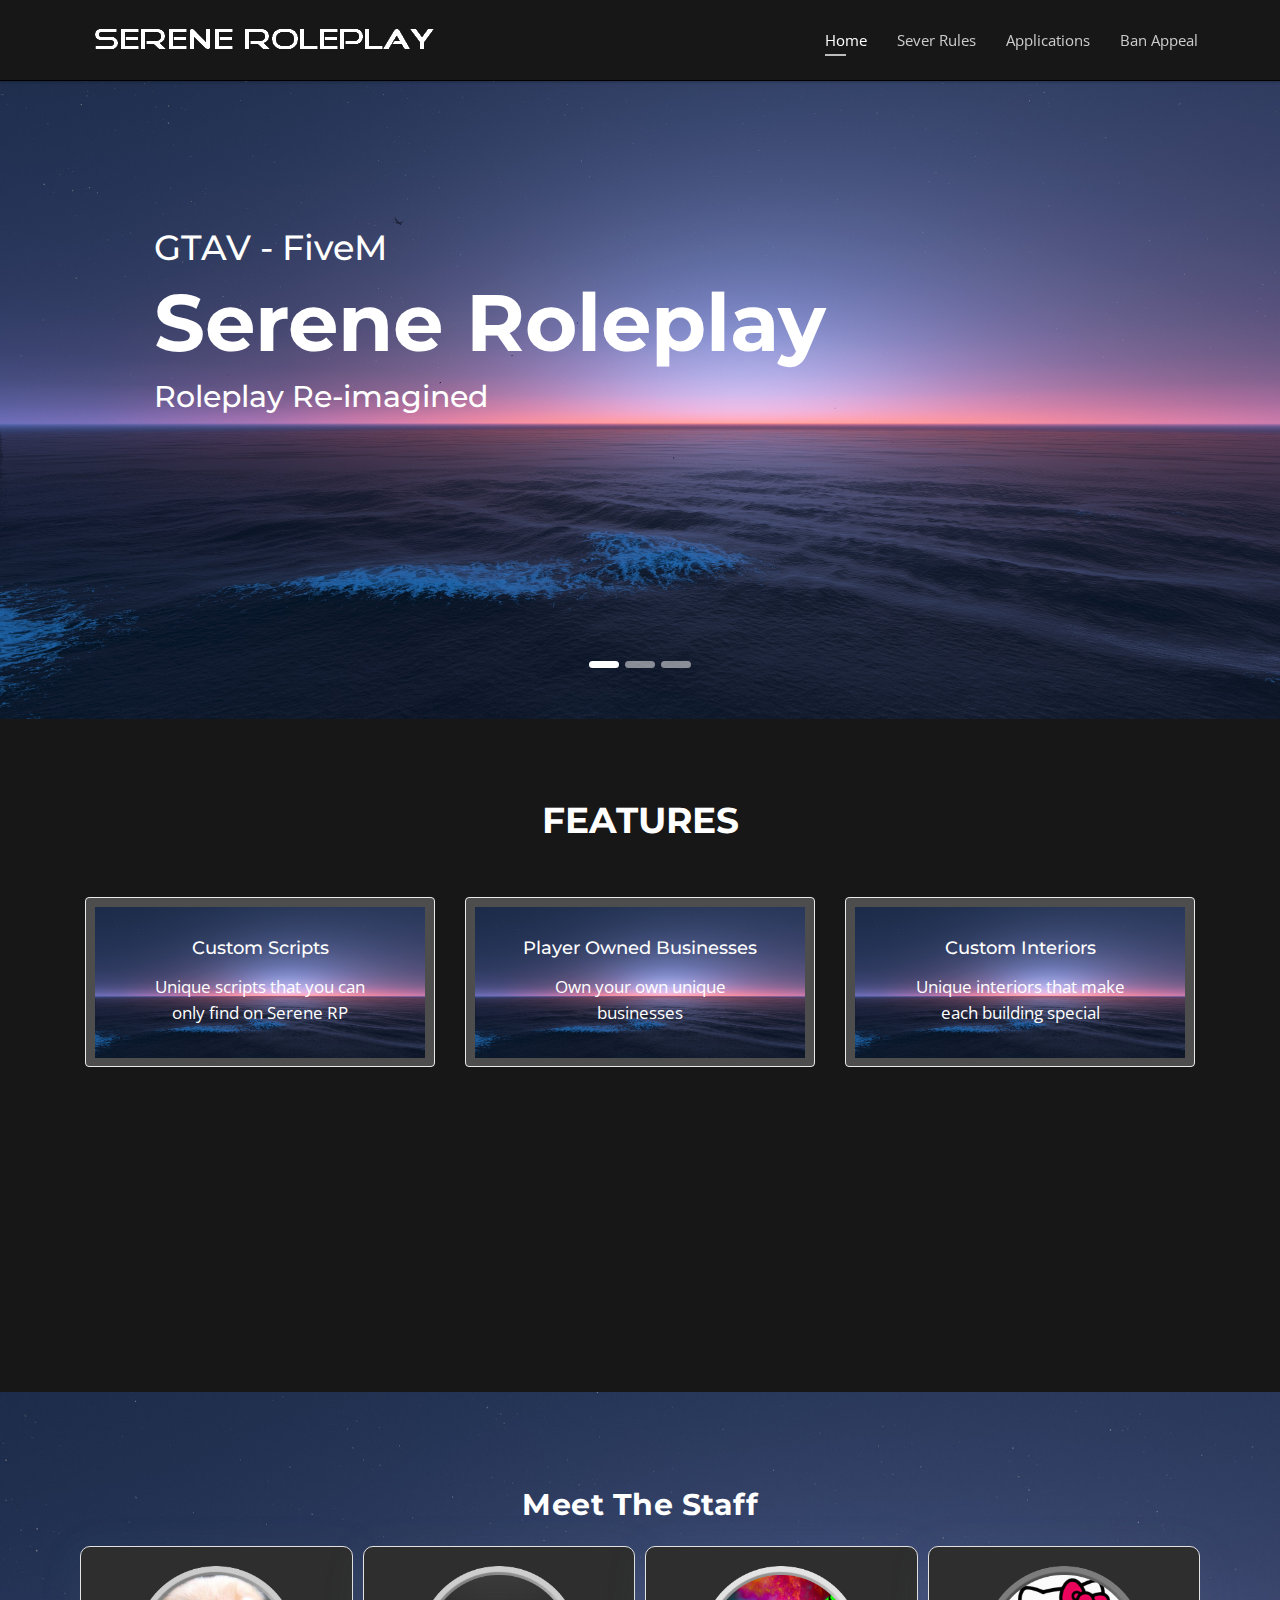
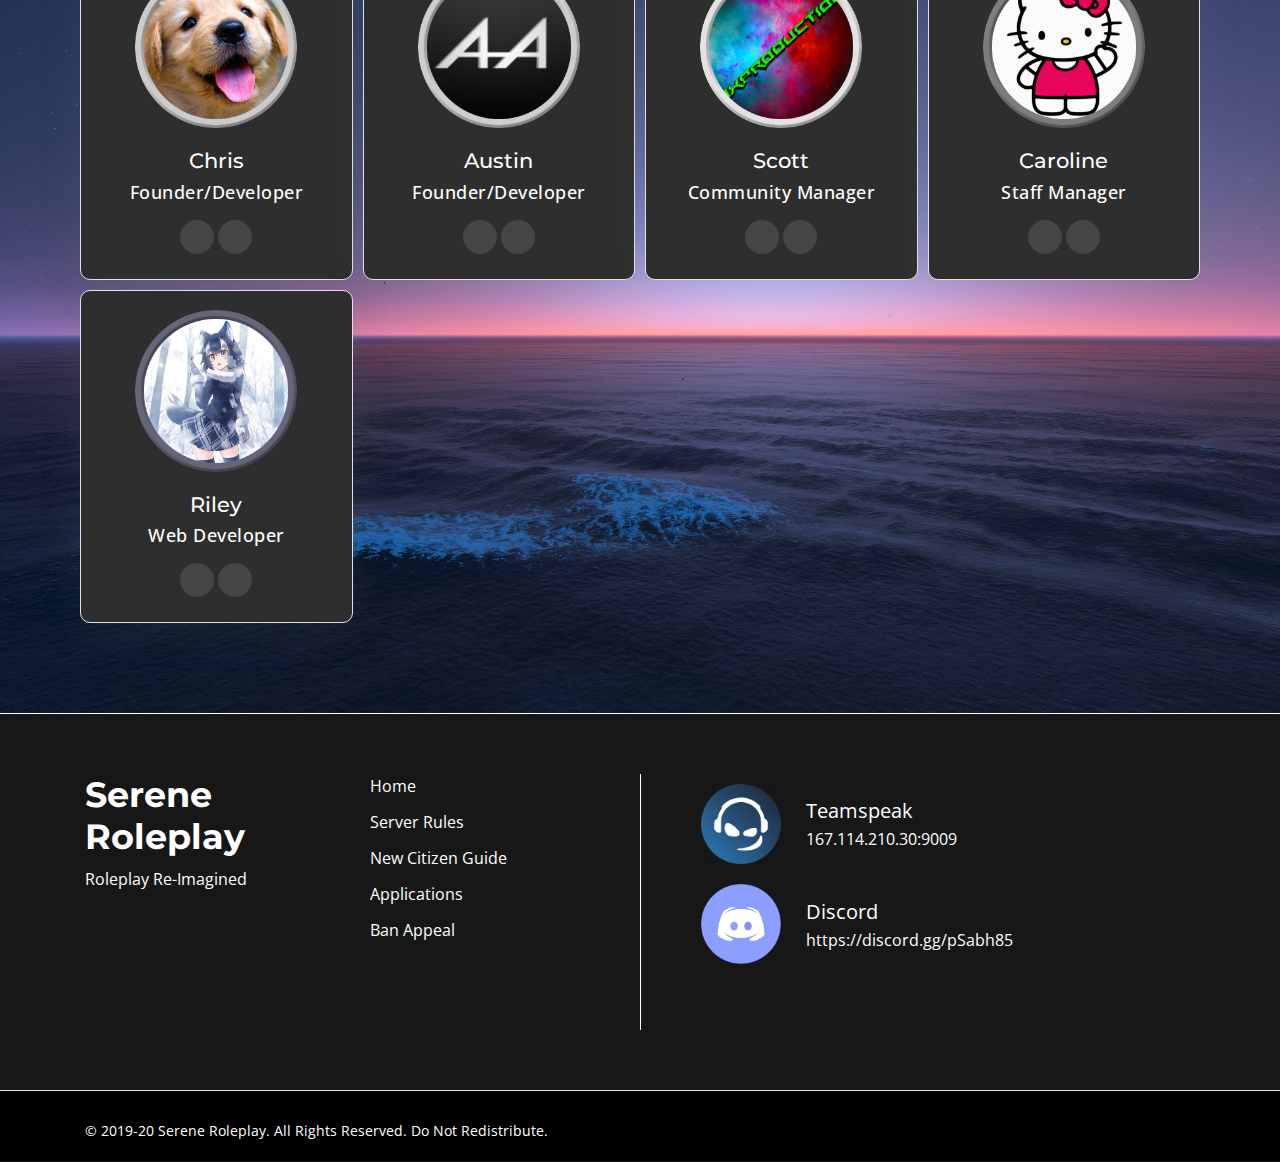
<file: index.html>
﻿<!Doctype html>
<html lang="en">
<head>
    <!-- Required meta tags -->
    <meta charset="utf-8">
    <meta name="viewport" content="width=device-width, initial-scale=1, shrink-to-fit=no">
    <meta name="keywords" content="Bootstrap, Landing page, Template, Registration, Landing">
    <meta name="viewport" content="width=device-width, initial-scale=1, maximum-scale=1">
    <meta name="author" content="Grayrids">

    <title>Serene Roleplay</title>
    <meta name="description" content="Serene RP: Roleplay Re-imagined is a GTAV RP community">
    <meta name="og:title" property="og:title" content="Serene RP: Roleplay Re-imagined">
    <meta name="robots" content="index, follow">
    <link href="URL" rel="canonical">

    <!-- Bootstrap CSS -->
    <link rel="stylesheet" href="css/bootstrap.min.css">
    <link rel="stylesheet" href="css/line-icons.css">
    <link rel="stylesheet" href="css/owl.carousel.css">
    <link rel="stylesheet" href="css/owl.theme.css">
    <link rel="stylesheet" href="css/magnific-popup.css">
    <link rel="stylesheet" href="css/animate.css">
    <link rel="stylesheet" href="css/menu_sideslide.css">
    <link rel="stylesheet" href="css/main.css">
    <link rel="stylesheet" href="css/responsive.css">
    <link rel="stylesheet" href="css/video-modal.css">

    <link rel="shortcut icon" type="image/png" href="favicon.png" />
</head>
  
<body>
    <!-- Header Section Start -->
    <header id="slider-area">
        <nav class="navbar navbar-expand-md fixed-top scrolling-navbar bg-white">
            <div class="container">
                <a href="index.html">
                    <img id="SRP-Logo" src="logo/logo-white-text.png" alt="Serene Roleplay" title="Serene Roleplay: Roleplay Re-imagined" class="Serene-Logo" href="index.html">
                </a>
                <button class="navbar-toggler" type="button" data-toggle="collapse" data-target="#navbarCollapse" aria-controls="navbarCollapse" aria-expanded="false" aria-label="Toggle navigation">
                    <i class="lni-menu"></i>
                </button>
                <div class="collapse navbar-collapse" id="navbarCollapse">
                    <ul class="navbar-nav mr-auto w-100 justify-content-end">
                        <li class="nav-item">
                            <a class="nav-link page-scroll" href="#slider-area">Home</a>
                        </li>
                        <li class="nav-item">
                            <a class="nav-link page-scroll" href="ServerRules.html">Sever Rules</a>
                        </li>
                        <!--<li class="nav-item">
                            <a class="nav-link page-scroll" href="NewGuide.html">New Citizen Guide</a>
                        </li> -->
                        <li class="nav-item">
                            <a class="nav-link page-scroll" href="Applications.html">Applications</a>
                        </li>
                        <li class="nav-item">
                            <a class="nav-link page-scroll" href="https://docs.google.com/forms/d/e/1FAIpQLSdxUMn26HApR-Uq_seXAlCKCPBnkm9MLxYnKx-EIRFwrJAlng/viewform" target="_blank">Ban Appeal</a>
                        </li>
                    </ul>
                </div>
            </div>
        </nav>

        <!-- Main Carousel Section -->
        <div id="carousel-area">
            <div id="carousel-slider" class="carousel slide carousel-fade" data-ride="carousel">
                <ol class="carousel-indicators">
                    <li data-target="#carousel-slider" data-slide-to="0" class="active"></li>
                    <li data-target="#carousel-slider" data-slide-to="1"></li>
                    <li data-target="#carousel-slider" data-slide-to="2"></li>
                </ol>
                <div class="carousel-inner" role="listbox">
                    <!-- Main Background img -->
                    <div class="carousel-item active">
                        <img class="caro-img" src="img/slider/bg-1.jpg" alt="Background">
                        <div class="carousel-caption text-left">
                            <h3 class="wow fadeInRight" data-wow-delay="0.2s">GTAV - FiveM</h3>
                            <h2 class="wow fadeInRight" data-wow-delay="0.4s">Serene Roleplay</h2>
                            <h4 class="wow fadeInRight" data-wow-delay="0.6s">Roleplay Re-imagined</h4>
                        </div>
                    </div>
                    <!-- Background Img Two -->
                    <div class="carousel-item">
                        <img class="caro-img" src="img/slider/bg-2.jpg" alt="Background Two">
                        <div class="carousel-caption text-center">
                            <h2 class="wow fadeInRight" data-wow-delay="0.3s">Custom Scripts</h2>
                            <h4 class="wow fadeInUp" data-wow-delay="0.6s">Unique scripts making your experience special and enjoyable</h4>
                        </div>
                    </div>
                    <!-- Background Img Three -->
                    <div class="carousel-item">
                        <img class="caro-img" src="img/slider/bg-3.jpg" alt="Background Three">
                        <div class="carousel-caption text-center">
                            <h2 class="wow bounceIn" data-wow-delay="0.3s">Active Staff</h2>
                            <h4 class="wow fadeInUp" data-wow-delay="0.6s">Gotta keep those rule breakers away</h4>
                        </div>
                    </div>
                </div>
                <a class="carousel-control-prev" href="#carousel-slider" role="button" data-slide="prev">
                    <span class="carousel-control" aria-hidden="true"><i class="lni-chevron-left"></i></span>
                    <span class="sr-only">Previous</span>
                </a>
                <a class="carousel-control-next" href="#carousel-slider" role="button" data-slide="next">
                    <span class="carousel-control" aria-hidden="true"><i class="lni-chevron-right"></i></span>
                    <span class="sr-only">Next</span>
                </a>
            </div>
        </div>

    </header>
    <!-- Header Section End -->
    <!-- Feature Section Start -->
    <section id="Features" class="section">
        <div class="container">
            <div class="section-header">
                <h2 class="section-title">Features</h2>
            </div>
            <div class="row">
                <div class="col-lg-4 col-md-6 col-xs-12">
                        <div class="app-box item-boxes services-item wow fadeInDown" data-wow-delay="0.2s">
                            <img class="app-img" src="img/slider/bg-1.jpg" alt="Custom Scripts">
                            <div class="carousel-caption text-center">
                                <h4 class="app-text">Custom Scripts</h4>
                                <p class="app-text">Unique scripts that you can only find on Serene RP</p>
                            </div>
                        </div>
                </div>
                <div class="col-lg-4 col-md-6 col-xs-12">
                        <div class="app-box item-boxes services-item wow fadeInDown" data-wow-delay="0.3s">
                            <img class="app-img" src="img/slider/bg-1.jpg" alt="Player Owned Businesses">
                            <div class="carousel-caption text-center">
                                <h4 class="app-text">Player Owned Businesses</h4>
                                <p class="app-text">Own your own unique businesses</p>
                            </div>
                        </div>
                </div>
                <div class="col-lg-4 col-md-6 col-xs-12">
                        <div class="app-box item-boxes services-item wow fadeInDown" data-wow-delay="0.4s">
                            <img class="app-img" src="img/slider/bg-1.jpg" alt="Custom Interiors">
                            <div class="carousel-caption text-center">
                                <h4 class="app-text">Custom Interiors</h4>
                                <p class="app-text">Unique interiors that make each building special</p>
                            </div>
                        </div>
                </div>
                <div class="col-lg-4 col-md-6 col-xs-12">
                        <div class="app-box item-boxes services-item wow fadeInDown" data-wow-delay="0.5s">
                            <img class="app-img" src="img/slider/bg-1.jpg" alt="Custom Vehicles">
                            <div class="carousel-caption text-center">
                                <h4 class="app-text">Custom Vehicles</h4>
                                <p class="app-text">Custom vehicles with custom handling for your enjoyment</p>
                            </div>
                        </div>
                </div>
                <div class="col-lg-4 col-md-6 col-xs-12">
                        <div class="app-box item-boxes services-item wow fadeInDown" data-wow-delay=".6s">
                            <img class="app-img" src="img/slider/bg-1.jpg" alt="Whitelisted Jobs">
                            <div class="carousel-caption text-center">
                                <h4 class="app-text">Whitelisted Jobs</h4>
                                <p class="app-text">Police, EMS, DOJ, LSFD, Mechanic make your choice</p>
                            </div>
                        </div>
                </div>
                <div class="col-lg-4 col-md-6 col-xs-12">
                        <div class="app-box item-boxes services-item wow fadeInDown" data-wow-delay=".7s">
                            <img class="app-img" src="img/slider/bg-1.jpg" alt="Tokovoip">
                            <div class="carousel-caption text-center">
                                <h4 class="app-text">Tokovoip</h4>
                                <p class="app-text">TeamSpeak plugin that allows for ranged voicing</p>
                            </div>
                        </div>
                </div>
            </div>
        </div>
    </section>
    <!-- Feature Section End -->
    <!-- Staff Team Section Start -->
    <section id="Staff" class="section no-back" style="background-image: url(img/slider/bg-1.jpg); background-repeat: no-repeat; background-size: cover; background-position-x: center;">
        <div class="container staff">
            <div class="container home-staff">
                <h1 class="h1-staff text-center">Meet The Staff</h1>
                <div class="row">
                    <div class="col-lg-3 col-md-6 col-xs-12 home-staff">
                        <div class="single-team">
                            <img src="img/staff/token_3.png" />
                            <div class="team-details">
                                <div class="team-inner">
                                    <h2 class="team-title">Chris</h2>
                                    <p>Founder/Developer</p>
                                    <ul class="social-list">
                                        <li class="steam">
                                            <a href="#">
                                            </a>
                                        </li>
                                        <li class="steam">
                                            <a href="#">
                                            </a>
                                        </li>
                                    </ul>
                                </div>
                            </div>
                        </div>
                    </div>
                    <div class="col-lg-3 col-md-6 col-xs-12 home-staff">
                        <div class="single-team">
                            <img src="img/staff/token_2.png" />
                            <div class="team-details">
                                <div class="team-inner">
                                    <h2 class="team-title">Austin</h2>
                                    <p>Founder/Developer</p>
                                    <ul class="social-list">
                                        <li class="steam">
                                            <a href="#">
                                            </a>
                                        </li>
                                        <li class="steam">
                                            <a href="#">
                                            </a>
                                        </li>
                                    </ul>
                                </div>
                            </div>
                        </div>
                    </div>
                    <div class="col-lg-3 col-md-6 col-xs-12 home-staff">
                        <div class="single-team">
                            <img src="img/staff/token_5.png" />
                            <div class="team-details">
                                <div class="team-inner">
                                    <h2 class="team-title">Scott</h2>
                                    <p>Community Manager</p>
                                    <ul class="social-list">
                                        <li class="steam">
                                            <a href="#">
                                            </a>
                                        </li>
                                        <li class="steam">
                                            <a href="#">
                                            </a>
                                        </li>
                                    </ul>
                                </div>
                            </div>
                        </div>
                    </div>
                    <div class="col-lg-3 col-md-6 col-xs-12 home-staff">
                        <div class="single-team">
                            <img src="img/staff/token_4.png" />
                            <div class="team-details">
                                <div class="team-inner">
                                    <h2 class="team-title">Caroline</h2>
                                    <p>Staff Manager</p>
                                    <ul class="social-list">
                                        <li class="steam">
                                            <a href="#">
                                            </a>
                                        </li>
                                        <li class="steam">
                                            <a href="#">
                                            </a>
                                        </li>
                                    </ul>
                                </div>
                            </div>
                        </div>
                    </div>
                    <div class="col-lg-3 col-md-6 col-xs-12 home-staff">
                        <div class="single-team">
                            <img src="img/staff/token_1.png" />
                            <div class="team-details">
                                <div class="team-inner">
                                    <h2 class="team-title">Riley</h2>
                                    <p>Web Developer</p>
                                    <ul class="social-list">
                                        <li class="steam">
                                            <a href="#">
                                            </a>
                                        </li>
                                        <li class="steam">
                                            <a href="#">
                                            </a>
                                        </li>
                                    </ul>
                                </div>
                            </div>
                        </div>
                    </div>
                </div>
            </div>
        </div>
    </section>
    <!-- Staff Team Section End -->
    <!-- Footer Section Start -->
    <footer>
        <!-- Footer Area Start -->
        <section class="footer-Content">
            <div class="container">
                <div class="row">
                    <div class="col-lg-3 col-md-6 col-sm-6 col-xs-6 col-mb-12">
                        <h3 class="foot-head">Serene Roleplay</h3>
                        <div class="textwidget">
                            <p class="foot-text">Roleplay Re-Imagined</p>
                        </div>
                    </div>
                    <div class="col-lg-3 col-md-6 col-sm-6 col-xs-6 col-mb-12" id="content-desktop">
                        <div class="widget">
                            <ul class="menu">
                                <li><a href="index.html">Home</a></li>
                                <li><a href="ServerRules.html">Server Rules</a></li>
                                <li><a href="NewGuide.html">New Citizen Guide</a></li>
                                <li><a href="Applications.html">Applications</a></li>
                                <li><a href="https://docs.google.com/forms/d/e/1FAIpQLSdxUMn26HApR-Uq_seXAlCKCPBnkm9MLxYnKx-EIRFwrJAlng/viewform" target="_blank">Ban Appeal</a></li>
                            </ul>
                        </div>
                    </div>
                    <div class="com-area">
                        <div class="com-icon-area">
                            <a href="ts3server://167.114.210.30:9009"><img class="com-icon" src="img/ts-icon.jpg" /></a>
                        </div>
                        <div class="com-icon-area">
                            <a href="https://discord.gg/pSabh85"><img class="com-icon" src="img/discord-icon.jpg" /></a>
                        </div>
                    </div>
                    <div class="com-info" id="content-desktop">
                        <div class="com-info">
                            <h8 class="foot-text">Teamspeak</h8>
                            <p><a class="com-text" href="ts3server://167.114.210.30:9009">167.114.210.30:9009</a></p>
                        </div>
                        <div class="com-info">
                            <h8 class="foot-text">Discord</h8>
                            <p><a class="com-text" href="https://discord.gg/pSabh85">https://discord.gg/pSabh85</a></p>
                        </div>
                    </div>
                </div>
            </div>
        </section>
        <!-- Footer Area End -->
        <!-- Copyright Start  -->
        <div id="copyright">
            <div class="container">
                <div class="row">
                    <div class="col-md-12">
                        <div class="site-info float-left">
                            <p>&copy; 2019-20 Serene Roleplay. All Rights Reserved. Do Not Redistribute.</p>
                        </div>
                    </div>
                </div>
            </div>
        </div>
        <!-- Copyright End -->

    </footer>
    <!-- Footer Section End -->
    <!-- Go To Top Link -->
    <a href="#" class="back-to-top">
        <i class="lni-arrow-up"></i>
    </a>

    <div id="loader">
        <div class="spinner">
            <div class="double-bounce1"></div>
            <div class="double-bounce2"></div>
        </div>
    </div>

    <!-- jQuery first, then Tether, then Bootstrap JS. -->
    <script src="js/jquery-min.js"></script>
    <script src="js/popper.min.js"></script>
    <script src="js/bootstrap.min.js"></script>
    <script src="js/classie.js"></script>
    <script src="js/jquery.mixitup.js"></script>
    <script src="js/nivo-lightbox.js"></script>
    <script src="js/owl.carousel.js"></script>
    <script src="js/jquery.stellar.min.js"></script>
    <script src="js/jquery.nav.js"></script>
    <script src="js/scrolling-nav.js"></script>
    <script src="js/jquery.easing.min.js"></script>
    <script src="js/wow.js"></script>
    <script src="js/jquery.vide.js"></script>
    <script src="js/jquery.counterup.min.js"></script>
    <script src="js/jquery.magnific-popup.min.js"></script>
    <script src="js/waypoints.min.js"></script>
    <script src="js/main.js"></script>
    <script src="js/highlight.js"></script>
    <script src="js/video.js"></script>

</body>
</html>
</file>
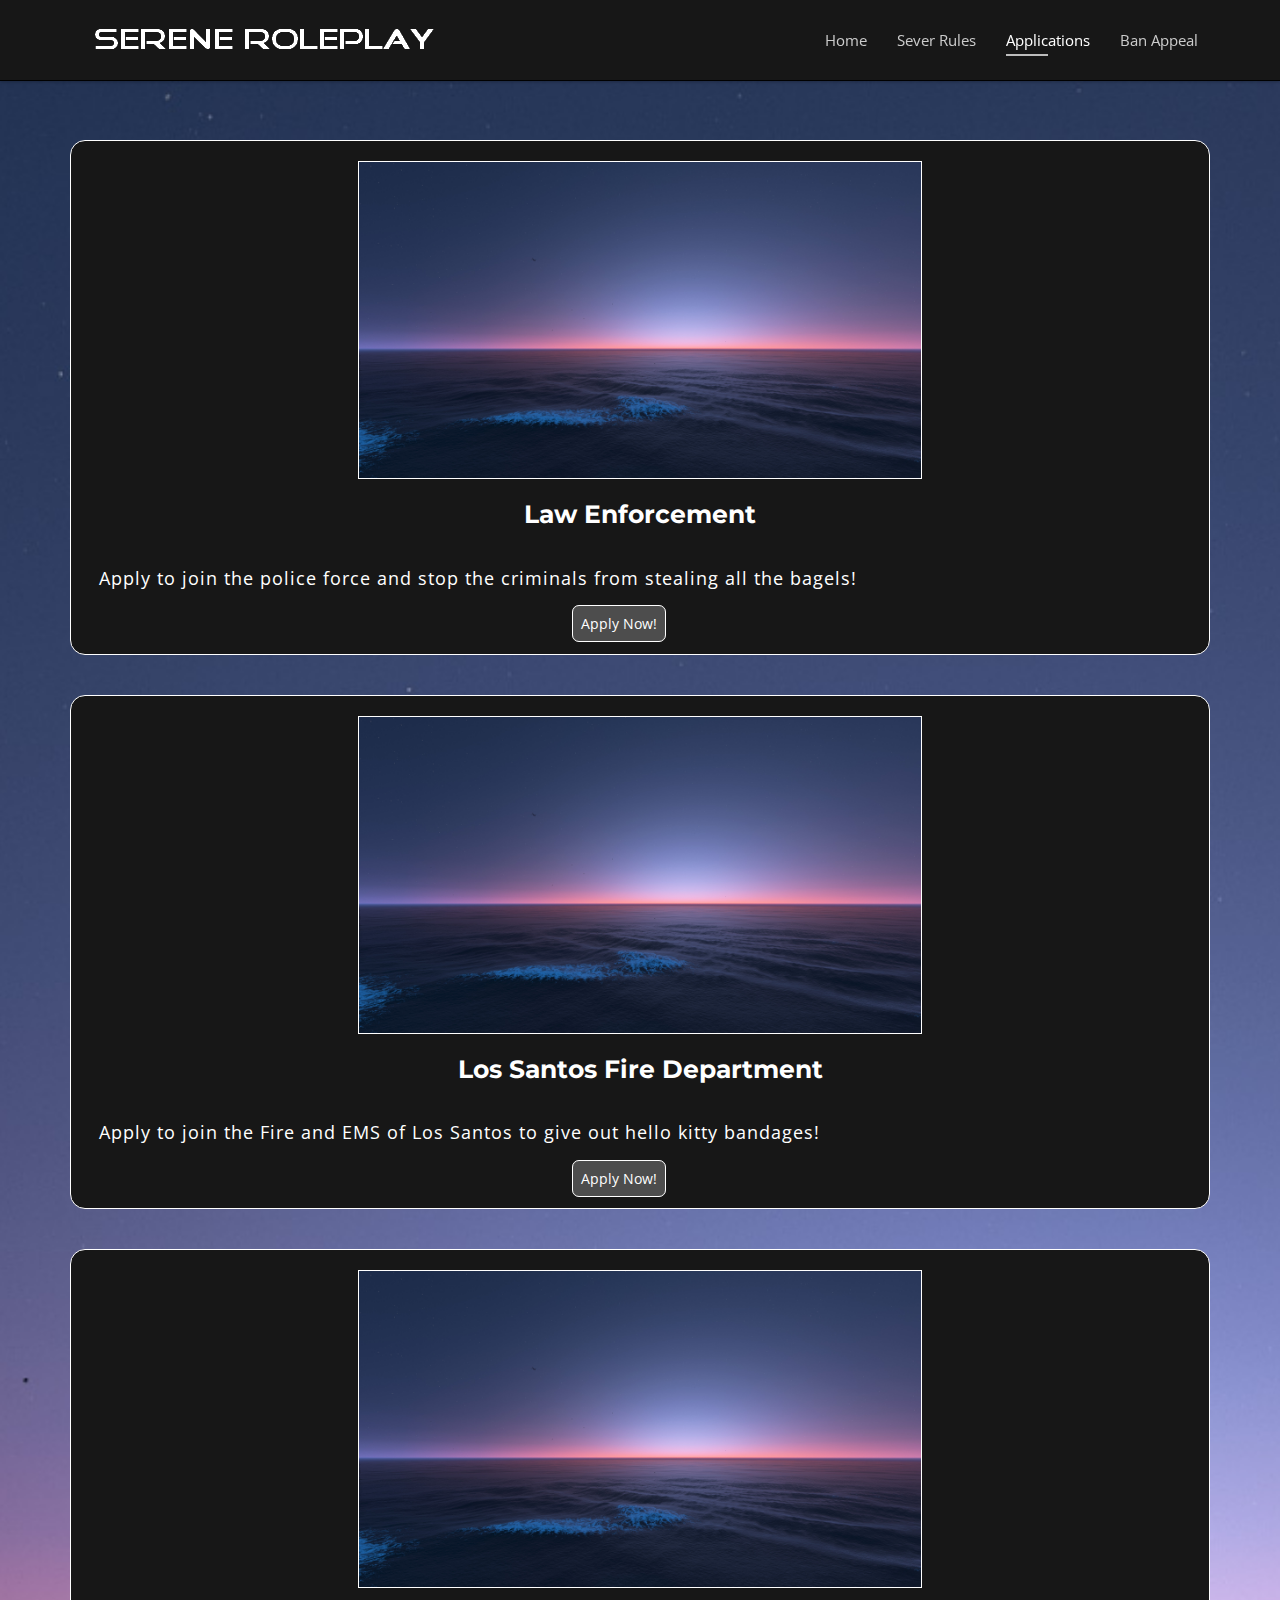
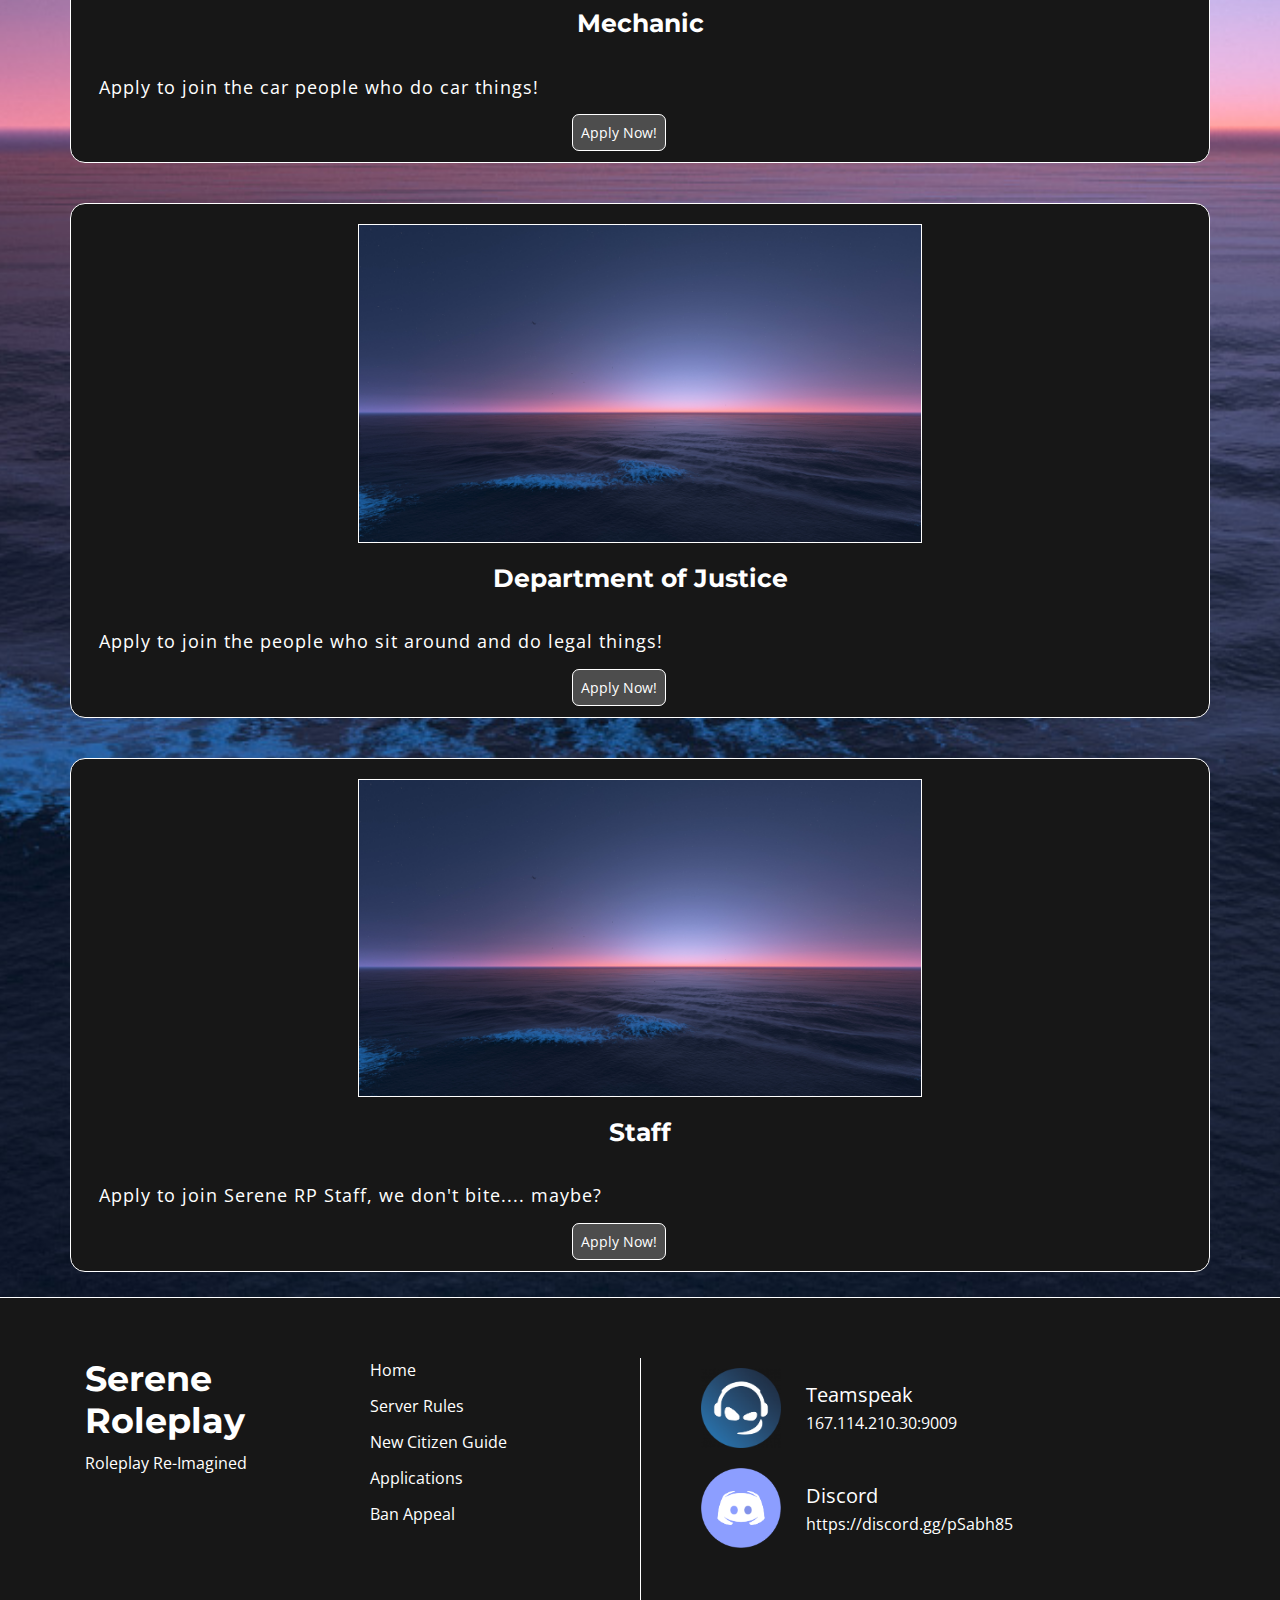
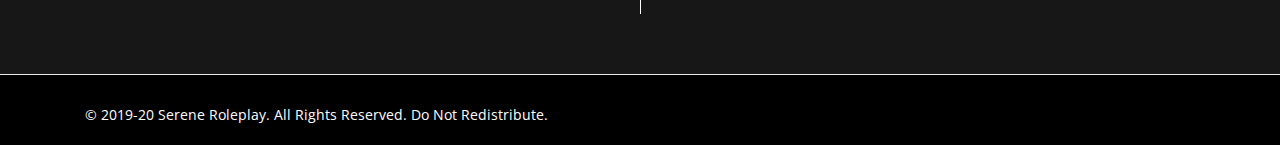
<file: Applications.html>
﻿<!Doctype html>
<html lang="en">
<head>
    <!-- Required meta tags -->
    <meta charset="utf-8">
    <meta name="viewport" content="width=device-width, initial-scale=1, shrink-to-fit=no">
    <meta name="keywords" content="Bootstrap, Landing page, Template, Registration, Landing">
    <meta name="viewport" content="width=device-width, initial-scale=1, maximum-scale=1">
    <meta name="author" content="Grayrids">

    <title>Serene Roleplay</title>
    <meta name="description" content="Serene RP: Roleplay Re-imagined is a GTAV RP community">
    <meta name="og:title" property="og:title" content="Serene RP: Roleplay Re-imagined">
    <meta name="robots" content="index, follow">
    <link href="URL" rel="canonical">

    <!-- Bootstrap CSS -->
    <link rel="stylesheet" href="css/bootstrap.min.css">
    <link rel="stylesheet" href="css/line-icons.css">
    <link rel="stylesheet" href="css/owl.carousel.css">
    <link rel="stylesheet" href="css/owl.theme.css">
    <link rel="stylesheet" href="css/magnific-popup.css">
    <link rel="stylesheet" href="css/animate.css">
    <link rel="stylesheet" href="css/menu_sideslide.css">
    <link rel="stylesheet" href="css/main.css">
    <link rel="stylesheet" href="css/responsive.css">
    <link rel="stylesheet" href="css/video-modal.css">

    <link rel="shortcut icon" type="image/png" href="favicon.png" />
</head>

<body>
    <!-- Header Section Start -->
    <header id="slider-area">
        <nav class="navbar navbar-expand-md fixed-top scrolling-navbar bg-white">
            <div class="container">
                <a href="index.html">
                    <img src="logo/logo-white-text.png" alt="Serene Roleplay" title="Serene Roleplay: Roleplay Re-imagined" class="Serene-Logo" href="index.html">
                </a>
                <button class="navbar-toggler" type="button" data-toggle="collapse" data-target="#navbarCollapse" aria-controls="navbarCollapse" aria-expanded="false" aria-label="Toggle navigation">
                    <i class="lni-menu"></i>
                </button>
                <div class="collapse navbar-collapse" id="navbarCollapse">
                    <ul class="navbar-nav mr-auto w-100 justify-content-end">
                        <li class="nav-item">
                            <a class="nav-link page-scroll" href="index.html">Home</a>
                        </li>
                        <li class="nav-item">
                            <a class="nav-link page-scroll" href="ServerRules.html">Sever Rules</a>
                        </li>
                        <!--<li class="nav-item">
                         <a class="nav-link page-scroll" href="NewGuide.html">New Citizen Guide</a>
                        </li> -->
                        <li class="nav-item">
                            <a class="nav-link page-scroll" href="#slider-area">Applications</a>
                        </li>
                        <li class="nav-item">
                            <a class="nav-link page-scroll" href="https://docs.google.com/forms/d/e/1FAIpQLSdxUMn26HApR-Uq_seXAlCKCPBnkm9MLxYnKx-EIRFwrJAlng/viewform" target="_blank">Ban Appeal</a>
                        </li>
                    </ul>
                </div>
            </div>
        </nav>
    </header>
    <!-- Header Section End -->
    <!-- Application Section Start -->
    <section id="Applications" class="page-section" style="background-image: url(img/slider/bg-1.jpg); background-repeat: no-repeat; background-size: cover; background-position-x: center;">
        <div class="container page-cont">
            <img class="pic-cont" src="img/slider/bg-1.jpg" />
            <h2 class="h-center">Law Enforcement</h2>
            <p class="p-desc">Apply to join the police force and stop the criminals from stealing all the bagels!</p>
            <a class="app-btn" href="https://docs.google.com/forms/d/e/1FAIpQLSdyBoBRaMCYkyZSh5W5YfvEKramGEpxhplfyJZhPNv0X6wXhg/viewform" target="_blank">Apply Now!</a>
        </div>
        <div class="container page-cont">
            <img class="pic-cont" src="img/slider/bg-1.jpg" />
            <h2 class="h-center">Los Santos Fire Department</h2>
            <p class="p-desc">Apply to join the Fire and EMS of Los Santos to give out hello kitty bandages!</p>
            <a class="app-btn" href="https://docs.google.com/forms/d/e/1FAIpQLSdb5he5pTOrZW55oyHizrn-u8pPfp0lTUdovVVXg8iePXCxBw/viewform" target="_blank">Apply Now!</a>
        </div>
        <div class="container page-cont">
            <img class="pic-cont" src="img/slider/bg-1.jpg" />
            <h2 class="h-center">Mechanic</h2>
            <p class="p-desc">Apply to join the car people who do car things!</p>
            <a class="app-btn" href="https://docs.google.com/forms/d/e/1FAIpQLSdNCRZ_J7--2bimaug2_iq4lEB3mMApGTNpIjvfm1ITt9yz7A/viewform?fbzx=3486276299786533331" target="_blank">Apply Now!</a>
        </div>
        <div class="container page-cont">
            <img class="pic-cont" src="img/slider/bg-1.jpg" />
            <h2 class="h-center">Department of Justice</h2>
            <p class="p-desc">Apply to join the people who sit around and do legal things!</p>
            <a class="app-btn" href="#" onclick="linkAlert()">Apply Now!</a>
        </div>
        <div class="container page-cont">
            <img class="pic-cont" src="img/slider/bg-1.jpg" />
            <h2 class="h-center">Staff</h2>
            <p class="p-desc">Apply to join Serene RP Staff, we don't bite.... maybe?</p>
            <a class="app-btn" href="https://docs.google.com/forms/d/1-qY-3J5GCmP_3PStNcHx-BKROm0jti_DySRm2sWWpMo/viewform?edit_requested=true" target="_blank">Apply Now!</a>
        </div>
    </section>
    <!-- Application Section End -->
    <!-- Footer Section Start -->
    <footer>
        <!-- Footer Area Start -->
        <section class="footer-Content">
            <div class="container">
                <div class="row">
                    <div class="col-lg-3 col-md-6 col-sm-6 col-xs-6 col-mb-12">
                        <h3 class="foot-head">Serene Roleplay</h3>
                        <div class="textwidget">
                            <p class="foot-text">Roleplay Re-Imagined</p>
                        </div>
                    </div>
                    <div class="col-lg-3 col-md-6 col-sm-6 col-xs-6 col-mb-12" id="content-desktop">
                        <div class="widget">
                            <ul class="menu">
                                <li><a href="index.html">Home</a></li>
                                <li><a href="ServerRules.html">Server Rules</a></li>
                                <li><a href="NewGuide.html">New Citizen Guide</a></li>
                                <li><a href="Applications.html">Applications</a></li>
                                <li><a href="https://docs.google.com/forms/d/e/1FAIpQLSdxUMn26HApR-Uq_seXAlCKCPBnkm9MLxYnKx-EIRFwrJAlng/viewform" target="_blank">Ban Appeal</a></li>
                            </ul>
                        </div>
                    </div>
                    <div class="com-area">
                        <div class="com-icon-area">
                            <a href="ts3server://167.114.210.30:9009"><img class="com-icon" src="img/ts-icon.jpg" /></a>
                        </div>
                        <div class="com-icon-area">
                            <a href="https://discord.gg/pSabh85"><img class="com-icon" src="img/discord-icon.jpg" /></a>
                        </div>
                    </div>
                    <div class="com-info" id="content-desktop">
                        <div class="com-info">
                            <h8 class="foot-text">Teamspeak</h8>
                            <p><a class="com-text" href="ts3server://167.114.210.30:9009">167.114.210.30:9009</a></p>
                        </div>
                        <div class="com-info">
                            <h8 class="foot-text">Discord</h8>
                            <p><a class="com-text" href="https://discord.gg/pSabh85">https://discord.gg/pSabh85</a></p>
                        </div>
                    </div>
                </div>
            </div>
        </section>
        <!-- Footer Area End -->
        <!-- Copyright Start  -->
        <div id="copyright">
            <div class="container">
                <div class="row">
                    <div class="col-md-12">
                        <div class="site-info float-left">
                            <p>&copy; 2019-20 Serene Roleplay. All Rights Reserved. Do Not Redistribute.</p>
                        </div>
                    </div>
                </div>
            </div>
        </div>
        <!-- Copyright End -->

    </footer>
    <!-- Footer Section End -->
    <!-- Go To Top Link -->
    <a href="#" class="back-to-top">
        <i class="lni-arrow-up"></i>
    </a>

    <div id="loader">
        <div class="spinner">
            <div class="double-bounce1"></div>
            <div class="double-bounce2"></div>
        </div>
    </div>

    <!-- jQuery first, then Tether, then Bootstrap JS. -->
    <script src="js/jquery-min.js"></script>
    <script src="js/popper.min.js"></script>
    <script src="js/bootstrap.min.js"></script>
    <script src="js/classie.js"></script>
    <script src="js/jquery.mixitup.js"></script>
    <script src="js/nivo-lightbox.js"></script>
    <script src="js/owl.carousel.js"></script>
    <script src="js/jquery.stellar.min.js"></script>
    <script src="js/jquery.nav.js"></script>
    <script src="js/scrolling-nav.js"></script>
    <script src="js/jquery.easing.min.js"></script>
    <script src="js/wow.js"></script>
    <script src="js/jquery.vide.js"></script>
    <script src="js/jquery.counterup.min.js"></script>
    <script src="js/jquery.magnific-popup.min.js"></script>
    <script src="js/waypoints.min.js"></script>
    <script src="js/main.js"></script>
    <script src="js/highlight.js"></script>
    <script src="js/video.js"></script>

</body>
</html>
</file>
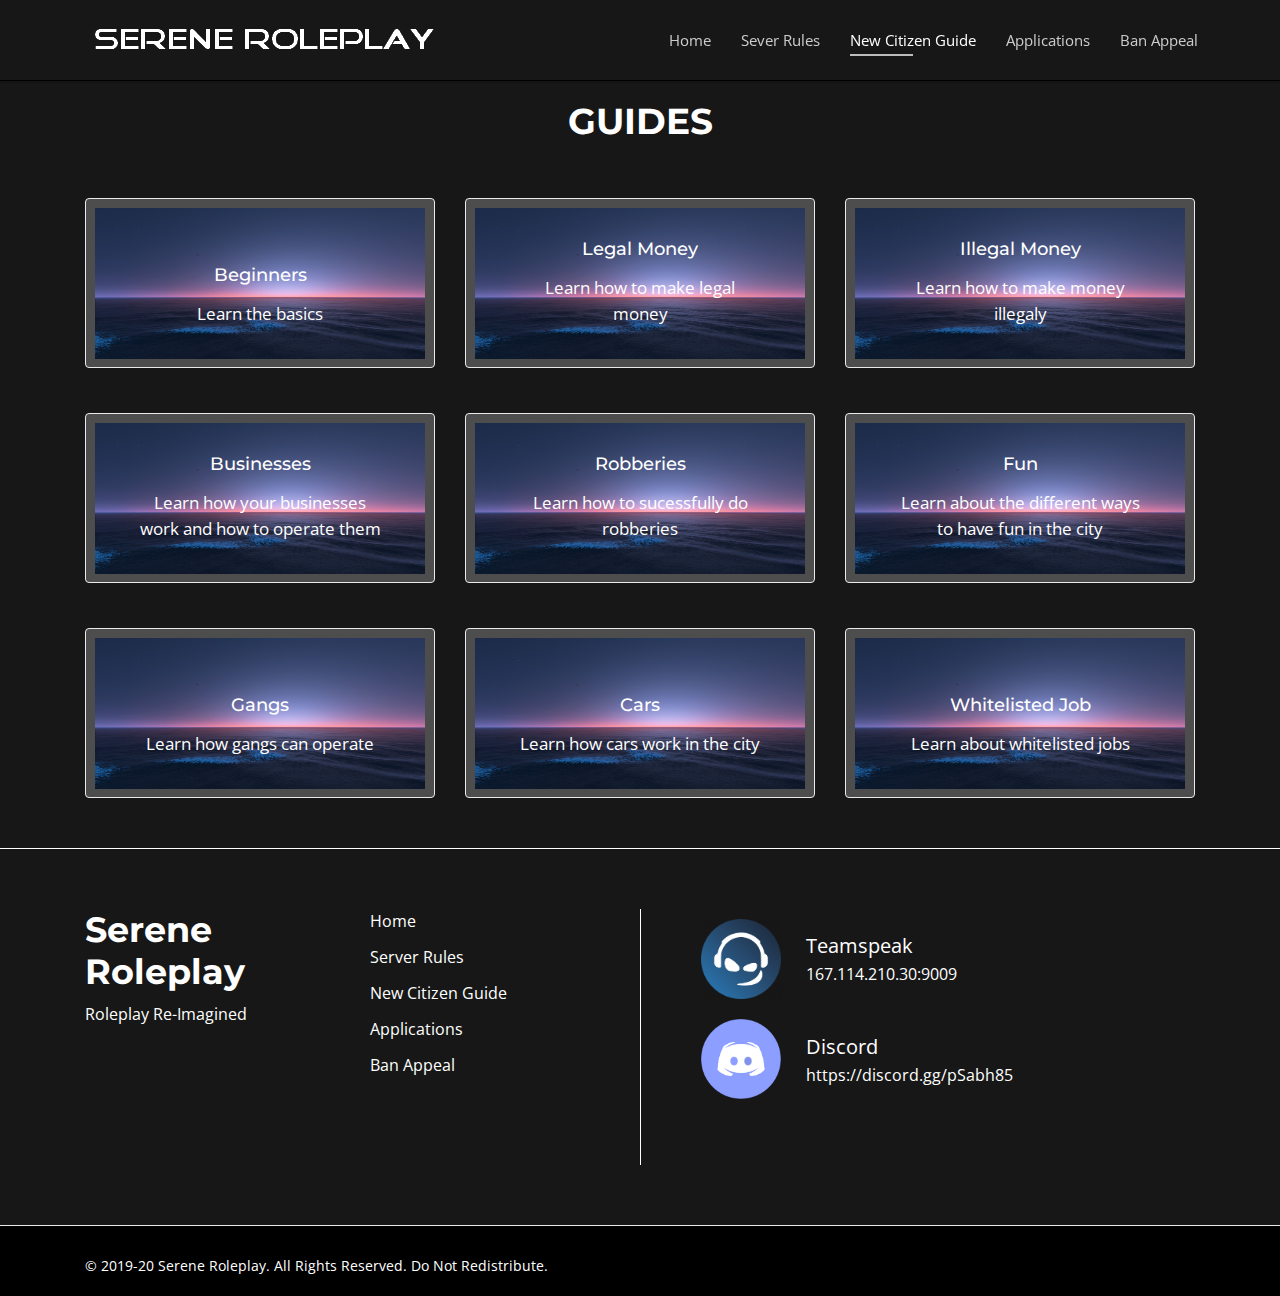
<file: NewGuide.html>
﻿<!Doctype html>
<html lang="en">
<head>
    <!-- Required meta tags -->
    <meta charset="utf-8">
    <meta name="viewport" content="width=device-width, initial-scale=1, shrink-to-fit=no">
    <meta name="keywords" content="Bootstrap, Landing page, Template, Registration, Landing">
    <meta name="viewport" content="width=device-width, initial-scale=1, maximum-scale=1">
    <meta name="author" content="Grayrids">

    <title>Serene Roleplay</title>
    <meta name="description" content="Serene RP: Roleplay Re-imagined is a GTAV RP community">
    <meta name="og:title" property="og:title" content="Serene RP: Roleplay Re-imagined">
    <meta name="robots" content="index, follow">
    <link href="URL" rel="canonical">

    <!-- Bootstrap CSS -->
    <link rel="stylesheet" href="css/bootstrap.min.css">
    <link rel="stylesheet" href="css/line-icons.css">
    <link rel="stylesheet" href="css/owl.carousel.css">
    <link rel="stylesheet" href="css/owl.theme.css">
    <link rel="stylesheet" href="css/magnific-popup.css">
    <link rel="stylesheet" href="css/animate.css">
    <link rel="stylesheet" href="css/menu_sideslide.css">
    <link rel="stylesheet" href="css/main.css">
    <link rel="stylesheet" href="css/responsive.css">
    <link rel="stylesheet" href="css/video-modal.css">

    <link rel="shortcut icon" type="image/png" href="favicon.png" />
</head>

<body>
    <!-- Header Section Start -->
    <header id="slider-area">
        <nav class="navbar navbar-expand-md fixed-top scrolling-navbar bg-white">
            <div class="container">
                <a href="index.html">
                    <img src="logo/logo-white-text.png" alt="Serene Roleplay" title="Serene Roleplay: Roleplay Re-imagined" class="Serene-Logo" href="index.html">
                </a>
                <button class="navbar-toggler" type="button" data-toggle="collapse" data-target="#navbarCollapse" aria-controls="navbarCollapse" aria-expanded="false" aria-label="Toggle navigation">
                    <i class="lni-menu"></i>
                </button>
                <div class="collapse navbar-collapse" id="navbarCollapse">
                    <ul class="navbar-nav mr-auto w-100 justify-content-end">
                        <li class="nav-item">
                            <a class="nav-link page-scroll" href="index.html">Home</a>
                        </li>
                        <li class="nav-item">
                            <a class="nav-link page-scroll" href="ServerRules.html">Sever Rules</a>
                        </li>
                        <li class="nav-item">
                            <a class="nav-link page-scroll" href="#slider-area">New Citizen Guide</a>
                        </li>
                        <li class="nav-item">
                            <a class="nav-link page-scroll" href="Applications.html">Applications</a>
                        </li>
                        <li class="nav-item">
                            <a class="nav-link page-scroll" href="https://docs.google.com/forms/d/e/1FAIpQLSdxUMn26HApR-Uq_seXAlCKCPBnkm9MLxYnKx-EIRFwrJAlng/viewform" target="_blank">Ban Appeal</a>
                        </li>
                    </ul>
                </div>
            </div>
        </nav>
    </header>
    <!-- Header Section End -->
    <!-- Guide Section Start -->
    <section id="Guide" class="page-section">
        <div class="container">
            <div class="section-header">
                <h2 class="section-title">Guides</h2>
            </div>
            <div class="row">
                <div class="col-lg-4 col-md-6 col-xs-12">
                    <a href="#" target="_blank">
                        <div class="app-box item-boxes services-item wow fadeInDown" data-wow-delay="0.2s">
                            <img class="app-img" src="img/slider/bg-1.jpg" alt="Police - SASP">
                            <div class="carousel-caption text-center">
                                <h4 class="app-text">Beginners</h4>
                                <p class="app-text">Learn the basics</p>
                            </div>
                        </div>
                    </a>
                </div>
                <div class="col-lg-4 col-md-6 col-xs-12">
                    <a href="#" target="_blank">
                        <div class="app-box item-boxes services-item wow fadeInDown" data-wow-delay="0.3s">
                            <img class="app-img" src="img/slider/bg-1.jpg" alt="Police - BCSO">
                            <div class="carousel-caption text-center">
                                <h4 class="app-text">Legal Money</h4>
                                <p class="app-text">Learn how to make legal money</p>
                            </div>
                        </div>
                    </a>
                </div>
                <div class="col-lg-4 col-md-6 col-xs-12">
                    <a href="#" target="_blank">
                        <div class="app-box item-boxes services-item wow fadeInDown" data-wow-delay="0.4s">
                            <img class="app-img" src="img/slider/bg-1.jpg" alt="Park Rangers">
                            <div class="carousel-caption text-center">
                                <h4 class="app-text">Illegal Money</h4>
                                <p class="app-text">Learn how to make money illegaly</p>
                            </div>
                        </div>
                    </a>
                </div>
                <div class="col-lg-4 col-md-6 col-xs-12">
                    <a href="#" target="_blank">
                        <div class="app-box item-boxes services-item wow fadeInDown" data-wow-delay="0.5s">
                            <img class="app-img" src="img/slider/bg-1.jpg" alt="EMS">
                            <div class="carousel-caption text-center">
                                <h4 class="app-text">Businesses</h4>
                                <p class="app-text">Learn how your businesses work and how to operate them</p>
                            </div>
                        </div>
                    </a>
                </div>
                <div class="col-lg-4 col-md-6 col-xs-12">
                    <a href="#" target="_blank">
                        <div class="app-box item-boxes services-item wow fadeInDown" data-wow-delay=".6s">
                            <img class="app-img" src="img/slider/bg-1.jpg" alt="Mechanic">
                            <div class="carousel-caption text-center">
                                <h4 class="app-text">Robberies</h4>
                                <p class="app-text">Learn how to sucessfully do robberies</p>
                            </div>
                        </div>
                    </a>
                </div>
                <div class="col-lg-4 col-md-6 col-xs-12">
                    <a href="#" target="_blank">
                        <div class="app-box item-boxes services-item wow fadeInDown" data-wow-delay=".7s">
                            <img class="app-img" src="img/slider/bg-1.jpg" alt="Lawyer">
                            <div class="carousel-caption text-center">
                                <h4 class="app-text">Fun</h4>
                                <p class="app-text">Learn about the different ways to have fun in the city</p>
                            </div>
                        </div>
                    </a>
                </div>
                <div class="col-lg-4 col-md-6 col-xs-12">
                    <a href="#" target="_blank">
                        <div class="app-box item-boxes services-item wow fadeInDown" data-wow-delay=".8s">
                            <img class="app-img" src="img/slider/bg-1.jpg" alt="Lawyer">
                            <div class="carousel-caption text-center">
                                <h4 class="app-text">Gangs</h4>
                                <p class="app-text">Learn how gangs can operate</p>
                            </div>
                        </div>
                    </a>
                </div>
                <div class="col-lg-4 col-md-6 col-xs-12">
                    <a href="#" target="_blank">
                        <div class="app-box item-boxes services-item wow fadeInDown" data-wow-delay=".9s">
                            <img class="app-img" src="img/slider/bg-1.jpg" alt="Lawyer">
                            <div class="carousel-caption text-center">
                                <h4 class="app-text">Cars</h4>
                                <p class="app-text">Learn how cars work in the city</p>
                            </div>
                        </div>
                    </a>
                </div>
                <div class="col-lg-4 col-md-6 col-xs-12">
                    <a href="#" target="_blank">
                        <div class="app-box item-boxes services-item wow fadeInDown" data-wow-delay="1.0s">
                            <img class="app-img" src="img/slider/bg-1.jpg" alt="Lawyer">
                            <div class="carousel-caption text-center">
                                <h4 class="app-text">Whitelisted Job</h4>
                                <p class="app-text">Learn about whitelisted jobs</p>
                            </div>
                        </div>
                    </a>
                </div>
            </div>
        </div>
    </section>
    <!-- Guide Section End -->
    <!-- Footer Section Start -->
    <footer>
        <!-- Footer Area Start -->
        <section class="footer-Content">
            <div class="container">
                <div class="row">
                    <div class="col-lg-3 col-md-6 col-sm-6 col-xs-6 col-mb-12">
                        <h3 class="foot-head">Serene Roleplay</h3>
                        <div class="textwidget">
                            <p class="foot-text">Roleplay Re-Imagined</p>
                        </div>
                    </div>
                    <div class="col-lg-3 col-md-6 col-sm-6 col-xs-6 col-mb-12" id="content-desktop">
                        <div class="widget">
                            <ul class="menu">
                                <li><a href="index.html">Home</a></li>
                                <li><a href="ServerRules.html">Server Rules</a></li>
                                <li><a href="NewGuide.html">New Citizen Guide</a></li>
                                <li><a href="Applications.html">Applications</a></li>
                                <li><a href="https://docs.google.com/forms/d/e/1FAIpQLSdxUMn26HApR-Uq_seXAlCKCPBnkm9MLxYnKx-EIRFwrJAlng/viewform" target="_blank">Ban Appeal</a></li>
                            </ul>
                        </div>
                    </div>
                    <div class="com-area">
                        <div class="com-icon-area">
                            <a href="ts3server://167.114.210.30:9009"><img class="com-icon" src="img/ts-icon.jpg" /></a>
                        </div>
                        <div class="com-icon-area">
                            <a href="https://discord.gg/pSabh85"><img class="com-icon" src="img/discord-icon.jpg" /></a>
                        </div>
                    </div>
                    <div class="com-info" id="content-desktop">
                        <div class="com-info">
                            <h8 class="foot-text">Teamspeak</h8>
                            <p><a class="com-text" href="ts3server://167.114.210.30:9009">167.114.210.30:9009</a></p>
                        </div>
                        <div class="com-info">
                            <h8 class="foot-text">Discord</h8>
                            <p><a class="com-text" href="https://discord.gg/pSabh85">https://discord.gg/pSabh85</a></p>
                        </div>
                    </div>
                </div>
            </div>
        </section>
        <!-- Footer Area End -->
        <!-- Copyright Start  -->
        <div id="copyright">
            <div class="container">
                <div class="row">
                    <div class="col-md-12">
                        <div class="site-info float-left">
                            <p>&copy; 2019-20 Serene Roleplay. All Rights Reserved. Do Not Redistribute.</p>
                        </div>
                    </div>
                </div>
            </div>
        </div>
        <!-- Copyright End -->

    </footer>
    <!-- Footer Section End -->
    <!-- Go To Top Link -->
    <a href="#" class="back-to-top">
        <i class="lni-arrow-up"></i>
    </a>

    <div id="loader">
        <div class="spinner">
            <div class="double-bounce1"></div>
            <div class="double-bounce2"></div>
        </div>
    </div>

    <!-- jQuery first, then Tether, then Bootstrap JS. -->
    <script src="js/jquery-min.js"></script>
    <script src="js/popper.min.js"></script>
    <script src="js/bootstrap.min.js"></script>
    <script src="js/classie.js"></script>
    <script src="js/jquery.mixitup.js"></script>
    <script src="js/nivo-lightbox.js"></script>
    <script src="js/owl.carousel.js"></script>
    <script src="js/jquery.stellar.min.js"></script>
    <script src="js/jquery.nav.js"></script>
    <script src="js/scrolling-nav.js"></script>
    <script src="js/jquery.easing.min.js"></script>
    <script src="js/wow.js"></script>
    <script src="js/jquery.vide.js"></script>
    <script src="js/jquery.counterup.min.js"></script>
    <script src="js/jquery.magnific-popup.min.js"></script>
    <script src="js/waypoints.min.js"></script>
    <script src="js/main.js"></script>
    <script src="js/highlight.js"></script>
    <script src="js/video.js"></script>

</body>
</html>
</file>
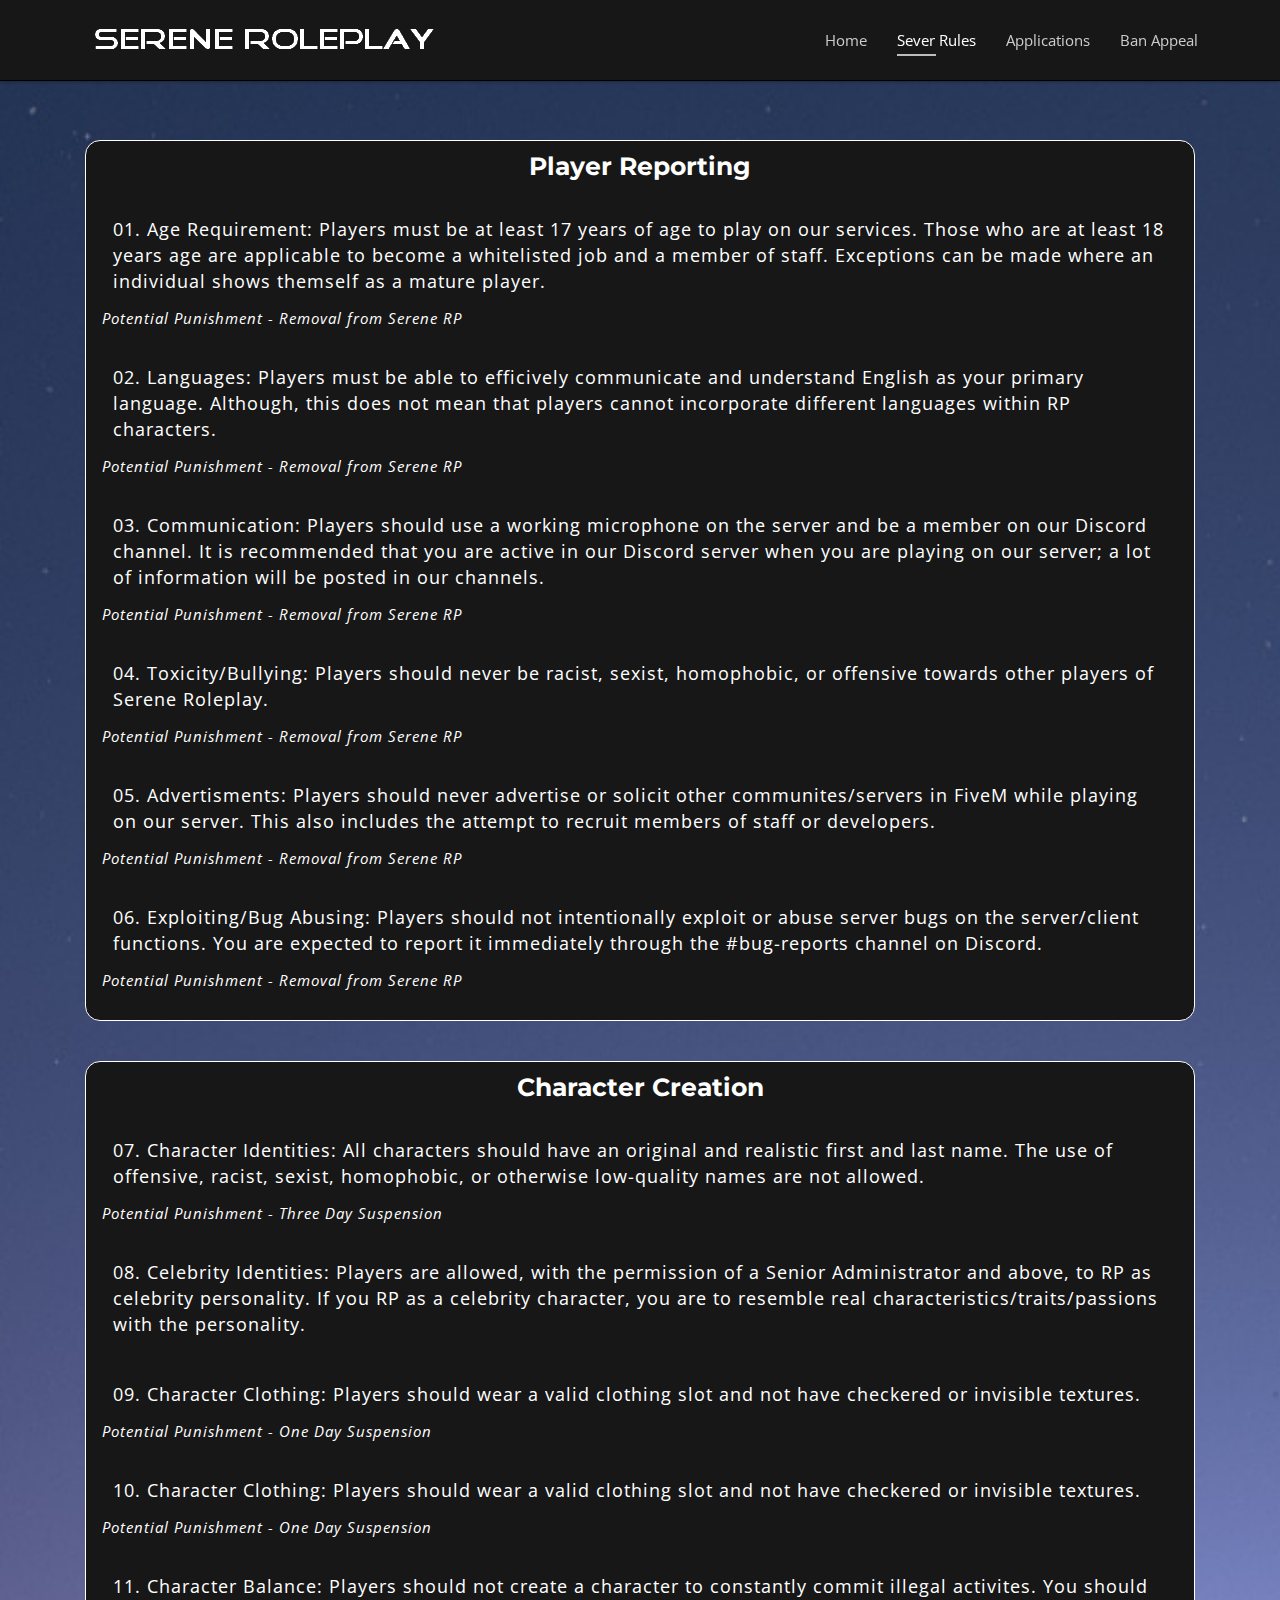
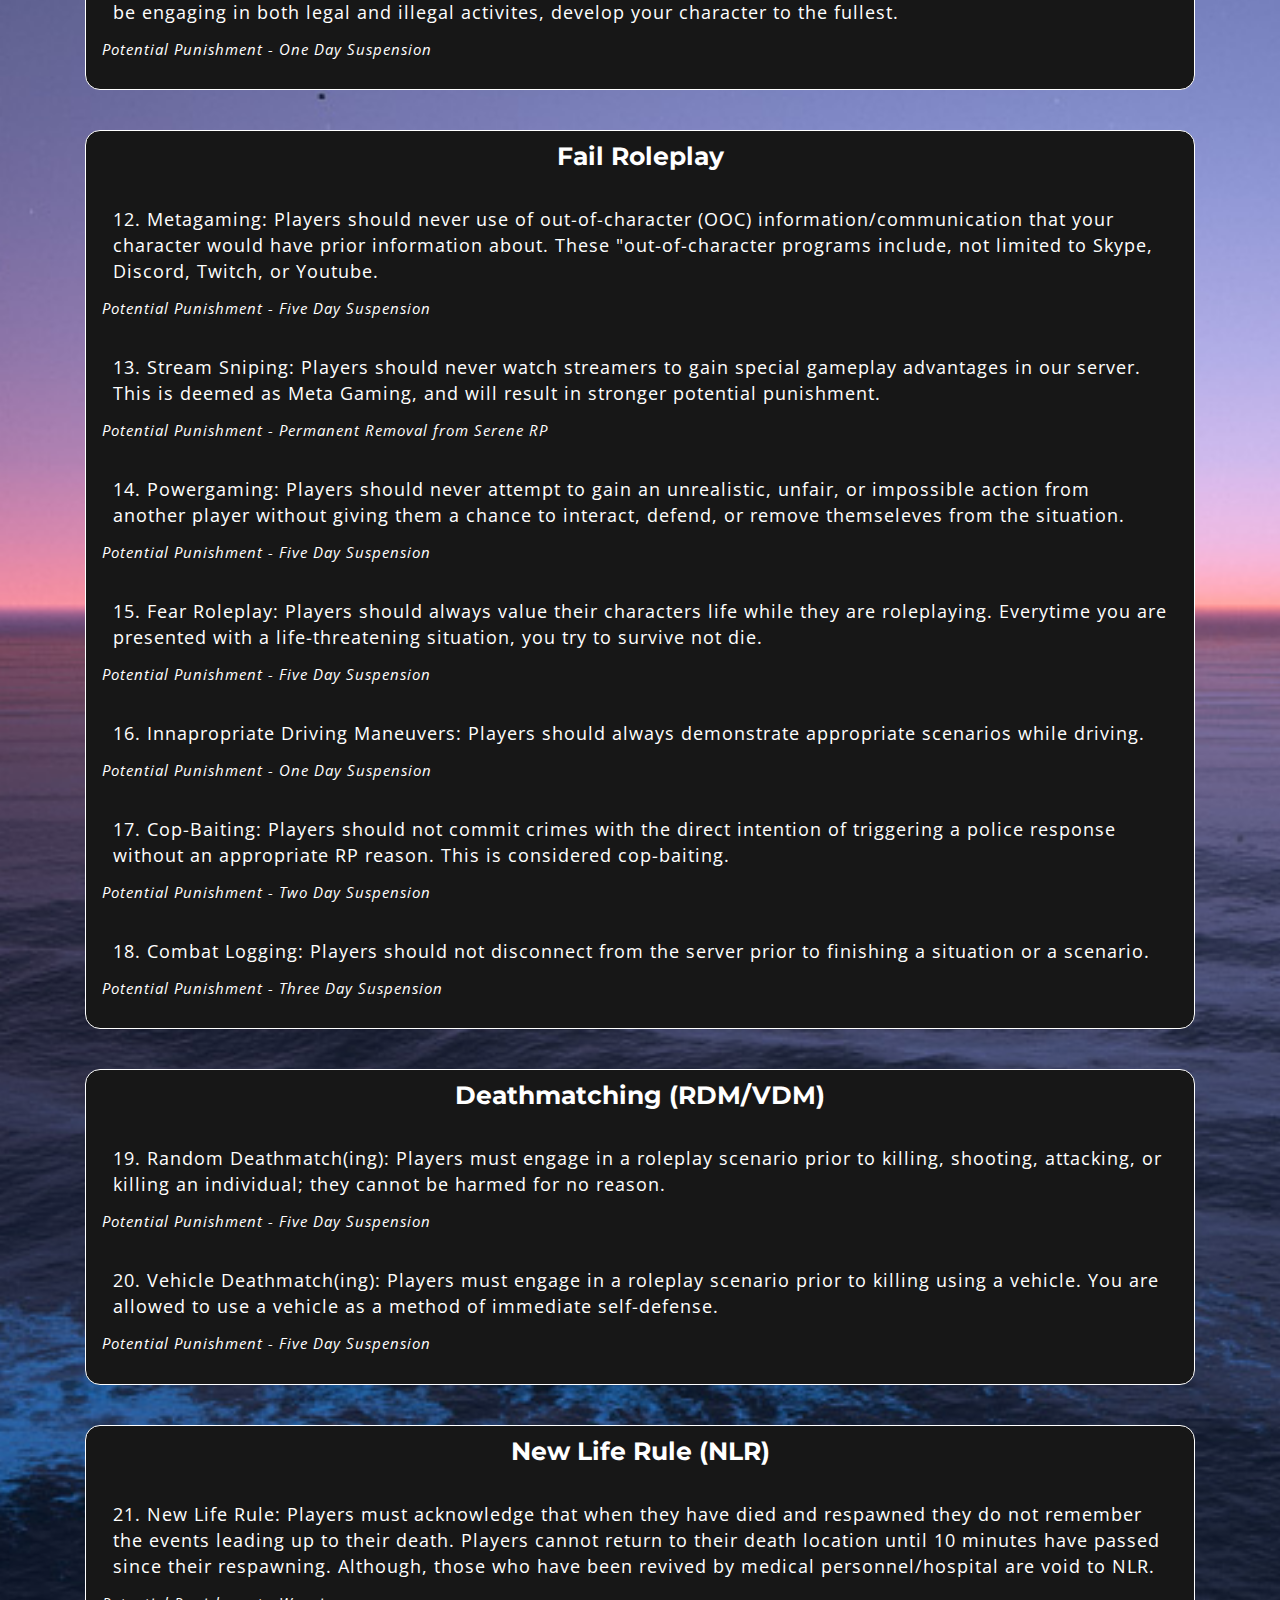
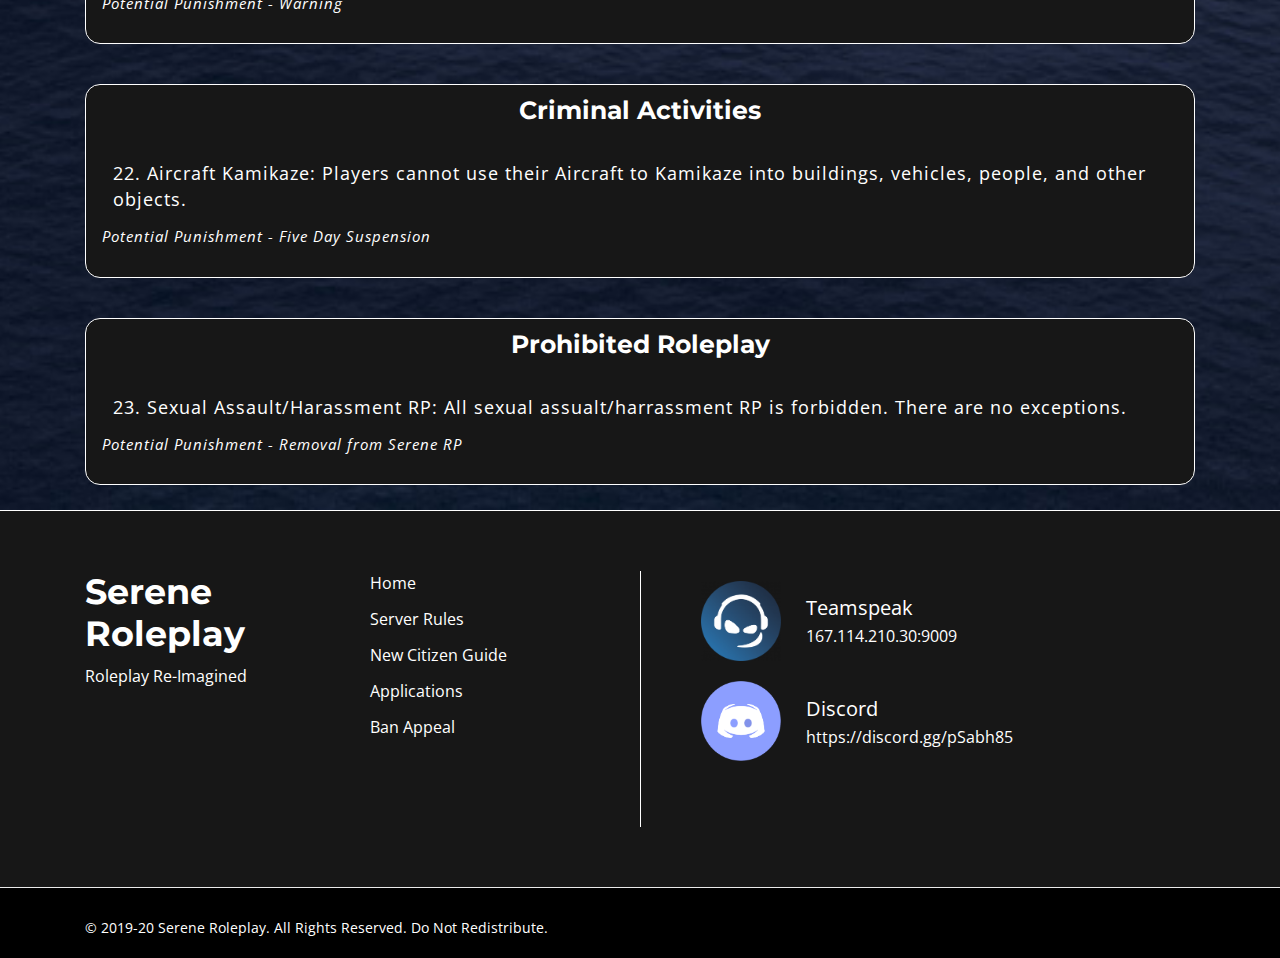
<file: ServerRules.html>
﻿<!Doctype html>
<html lang="en">
<head>
    <!-- Required meta tags -->
    <meta charset="utf-8">
    <meta name="viewport" content="width=device-width, initial-scale=1, shrink-to-fit=no">
    <meta name="keywords" content="Bootstrap, Landing page, Template, Registration, Landing">
    <meta name="viewport" content="width=device-width, initial-scale=1, maximum-scale=1">
    <meta name="author" content="Grayrids">

    <title>Serene Roleplay</title>
    <meta name="description" content="Serene RP: Roleplay Re-imagined is a GTAV RP community">
    <meta name="og:title" property="og:title" content="Serene RP: Roleplay Re-imagined">
    <meta name="robots" content="index, follow">
    <link href="URL" rel="canonical">

    <!-- Bootstrap CSS -->
    <link rel="stylesheet" href="css/bootstrap.min.css">
    <link rel="stylesheet" href="css/line-icons.css">
    <link rel="stylesheet" href="css/owl.carousel.css">
    <link rel="stylesheet" href="css/owl.theme.css">
    <link rel="stylesheet" href="css/magnific-popup.css">
    <link rel="stylesheet" href="css/animate.css">
    <link rel="stylesheet" href="css/menu_sideslide.css">
    <link rel="stylesheet" href="css/main.css">
    <link rel="stylesheet" href="css/responsive.css">
    <link rel="stylesheet" href="css/video-modal.css">

    <link rel="shortcut icon" type="image/png" href="favicon.png" />
</head>

<body>
    <!-- Header Section Start -->
    <header id="slider-area">
        <nav class="navbar navbar-expand-md fixed-top scrolling-navbar bg-white">
            <div class="container">
                <a href="index.html">
                    <img src="logo/logo-white-text.png" alt="Serene Roleplay" title="Serene Roleplay: Roleplay Re-imagined" class="Serene-Logo" href="index.html">
                </a>
                <button class="navbar-toggler" type="button" data-toggle="collapse" data-target="#navbarCollapse" aria-controls="navbarCollapse" aria-expanded="false" aria-label="Toggle navigation">
                    <i class="lni-menu"></i>
                </button>
                <div class="collapse navbar-collapse" id="navbarCollapse">
                    <ul class="navbar-nav mr-auto w-100 justify-content-end">
                        <li class="nav-item">
                            <a class="nav-link page-scroll" href="index.html">Home</a>
                        </li>
                        <li class="nav-item">
                            <a class="nav-link page-scroll" href="#slider-area">Sever Rules</a>
                        </li>
                        <!--<li class="nav-item">
                          <a class="nav-link page-scroll" href="NewGuide.html">New Citizen Guide</a>
                         </li> -->
                        <li class="nav-item">
                            <a class="nav-link page-scroll" href="Applications.html">Applications</a>
                        </li>
                        <li class="nav-item">
                            <a class="nav-link page-scroll" href="https://docs.google.com/forms/d/e/1FAIpQLSdxUMn26HApR-Uq_seXAlCKCPBnkm9MLxYnKx-EIRFwrJAlng/viewform" target="_blank">Ban Appeal</a>
                        </li>
                    </ul>
                </div>
            </div>
        </nav>
    </header>
    <!-- Header Section End -->
    <!-- Server Rules Section Start -->
    <section id="server-rules" class="page-section" style="background-image: url(img/slider/bg-1.jpg); background-repeat: no-repeat; background-size: cover; background-position-x: center;">
        <div class="container">
            <!-- Player Reporting Rules -->
            <div class="container page-cont">
                <h2 class="h-center">Player Reporting</h2>

                <p class="p-desc">
                    01. Age Requirement: Players must be at least 17 years of age to play on our services. Those who are at least 18 years age are applicable to become a whitelisted job and a member of staff.
                    Exceptions can be made where an individual shows themself as a mature player.
                </p>
                <p class="rules-pun">Potential Punishment - Removal from Serene RP</p>

                <p class="p-desc">02. Languages: Players must be able to efficively communicate and understand English as your primary language. Although, this does not mean that players cannot incorporate different languages within RP characters.</p>
                <p class="rules-pun">Potential Punishment - Removal from Serene RP</p>

                <p class="p-desc">
                    03. Communication: Players should use a working microphone on the server and be a member on our Discord channel. It is recommended that you are active in our Discord server when you are playing on our server;
                    a lot of information will be posted in our channels.
                </p>
                <p class="rules-pun">Potential Punishment - Removal from Serene RP</p>

                <p class="p-desc"> 04. Toxicity/Bullying: Players should never be racist, sexist, homophobic, or offensive towards other players of Serene Roleplay.</p>
                <p class="rules-pun">Potential Punishment - Removal from Serene RP</p>

                <p class="p-desc">05. Advertisments: Players should never advertise or solicit other communites/servers in FiveM while playing on our server. This also includes the attempt to recruit members of staff or developers.</p>
                <p class="rules-pun">Potential Punishment - Removal from Serene RP</p>

                <p class="p-desc">06. Exploiting/Bug Abusing: Players should not intentionally exploit or abuse server bugs on the server/client functions. You are expected to report it immediately through the #bug-reports channel on Discord.</p>
                <p class="rules-pun">Potential Punishment - Removal from Serene RP</p>
            </div>

            <!-- Character Creation Rules -->
            <div class="container page-cont">
                <h2 class="h-center">Character Creation</h2>

                <p class="p-desc">07. Character Identities: All characters should have an original and realistic first and last name. The use of offensive, racist, sexist, homophobic, or otherwise low-quality names are not allowed.</p>
                <p class="rules-pun">Potential Punishment - Three Day Suspension</p>

                <p class="p-desc">
                    08. Celebrity Identities: Players are allowed, with the permission of a Senior Administrator and above, to RP as celebrity personality.
                    If you RP as a celebrity character, you are to resemble real characteristics/traits/passions with the personality.
                </p>

                <p class="p-desc">09. Character Clothing: Players should wear a valid clothing slot and not have checkered or invisible textures.</p>
                <p class="rules-pun">Potential Punishment - One Day Suspension</p>

                <p class="p-desc">10. Character Clothing: Players should wear a valid clothing slot and not have checkered or invisible textures.</p>
                <p class="rules-pun">Potential Punishment - One Day Suspension</p>

                <p class="p-desc">11. Character Balance: Players should not create a character to constantly commit illegal activites. You should be engaging in both legal and illegal activites, develop your character to the fullest.</p>
                <p class="rules-pun">Potential Punishment - One Day Suspension</p>
            </div>

            <!-- Fail Roleplay Rules -->
            <div class="container page-cont">
                <h2 class="h-center">Fail Roleplay</h2>

                <p class="p-desc">
                    12. Metagaming: Players should never use of out-of-character (OOC) information/communication that your character would have prior information about.
                    These "out-of-character programs include, not limited to Skype, Discord, Twitch, or Youtube.
                </p>
                <p class="rules-pun">Potential Punishment - Five Day Suspension</p>

                <p class="p-desc">13. Stream Sniping: Players should never watch streamers to gain special gameplay advantages in our server. This is deemed as Meta Gaming, and will result in stronger potential punishment.</p>
                <p class="rules-pun">Potential Punishment - Permanent Removal from Serene RP</p>

                <p class="p-desc">14. Powergaming: Players should never attempt to gain an unrealistic, unfair, or impossible action from another player without giving them a chance to interact, defend, or remove themseleves from the situation.</p>
                <p class="rules-pun">Potential Punishment - Five Day Suspension</p>

                <p class="p-desc">15. Fear Roleplay: Players should always value their characters life while they are roleplaying. Everytime you are presented with a life-threatening situation, you try to survive not die.</p>
                <p class="rules-pun">Potential Punishment - Five Day Suspension</p>

                <p class="p-desc">16. Innapropriate Driving Maneuvers: Players should always demonstrate appropriate scenarios while driving.</p>
                <p class="rules-pun">Potential Punishment - One Day Suspension</p>

                <p class="p-desc">17. Cop-Baiting: Players should not commit crimes with the direct intention of triggering a police response without an appropriate RP reason. This is considered cop-baiting.</p>
                <p class="rules-pun">Potential Punishment - Two Day Suspension</p>

                <p class="p-desc">18. Combat Logging: Players should not disconnect from the server prior to finishing a situation or a scenario.</p>
                <p class="rules-pun">Potential Punishment - Three Day Suspension</p>
            </div>

            <!-- Deathmatching Rules -->
            <div class="container page-cont">
                <h2 class="h-center">Deathmatching (RDM/VDM)</h2>

                <p class="p-desc">19. Random Deathmatch(ing): Players must engage in a roleplay scenario prior to killing, shooting, attacking, or killing an individual; they cannot be harmed for no reason.</p>
                <p class="rules-pun">Potential Punishment - Five Day Suspension</p>

                <p class="p-desc">20. Vehicle Deathmatch(ing): Players must engage in a roleplay scenario prior to killing using a vehicle. You are allowed to use a vehicle as a method of immediate self-defense.</p>
                <p class="rules-pun">Potential Punishment - Five Day Suspension</p>
            </div>

            <!-- New Life Rules -->
            <div class="container page-cont">
                <h2 class="h-center">New Life Rule (NLR)</h2>

                <p class="p-desc">
                    21. New Life Rule: Players must acknowledge that when they have died and respawned they do not remember the events leading up to their death.
                    Players cannot return to their death location until 10 minutes have passed since their respawning. Although, those who have been revived by medical personnel/hospital are void to NLR.
                </p>
                <p class="rules-pun">Potential Punishment - Warning</p>
            </div>

            <!-- Criminal Activity Rules -->
            <div class="container page-cont">
                <h2 class="h-center">Criminal Activities</h2>

                <p class="p-desc">22. Aircraft Kamikaze: Players cannot use their Aircraft to Kamikaze into buildings, vehicles, people, and other objects.</p>
                <p class="rules-pun">Potential Punishment - Five Day Suspension</p>
            </div>

            <!-- Prohibited Roleplay Rules -->
            <div class="container page-cont">
                <h2 class="h-center">Prohibited Roleplay</h2>

                <p class="p-desc">23. Sexual Assault/Harassment RP: All sexual assualt/harrassment RP is forbidden. There are no exceptions.</p>
                <p class="rules-pun">Potential Punishment - Removal from Serene RP</p>
            </div>

        </div>
    </section>
    <!-- Server Rules Section End -->
    <!-- Footer Section Start -->
    <footer>
        <!-- Footer Area Start -->
        <section class="footer-Content">
            <div class="container">
                <div class="row">
                    <div class="col-lg-3 col-md-6 col-sm-6 col-xs-6 col-mb-12">
                        <h3 class="foot-head">Serene Roleplay</h3>
                        <div class="textwidget">
                            <p class="foot-text">Roleplay Re-Imagined</p>
                        </div>
                    </div>
                    <div class="col-lg-3 col-md-6 col-sm-6 col-xs-6 col-mb-12" id="content-desktop">
                        <div class="widget">
                            <ul class="menu">
                                <li><a href="index.html">Home</a></li>
                                <li><a href="ServerRules.html">Server Rules</a></li>
                                <li><a href="NewGuide.html">New Citizen Guide</a></li>
                                <li><a href="Applications.html">Applications</a></li>
                                <li><a href="https://docs.google.com/forms/d/e/1FAIpQLSdxUMn26HApR-Uq_seXAlCKCPBnkm9MLxYnKx-EIRFwrJAlng/viewform" target="_blank">Ban Appeal</a></li>
                            </ul>
                        </div>
                    </div>
                    <div class="com-area">
                        <div class="com-icon-area">
                            <a href="ts3server://167.114.210.30:9009"><img class="com-icon" src="img/ts-icon.jpg" /></a>
                        </div>
                        <div class="com-icon-area">
                            <a href="https://discord.gg/pSabh85"><img class="com-icon" src="img/discord-icon.jpg" /></a>
                        </div>
                    </div>
                    <div class="com-info" id="content-desktop">
                        <div class="com-info">
                            <h8 class="foot-text">Teamspeak</h8>
                            <p><a class="com-text" href="ts3server://167.114.210.30:9009">167.114.210.30:9009</a></p>
                        </div>
                        <div class="com-info">
                            <h8 class="foot-text">Discord</h8>
                            <p><a class="com-text" href="https://discord.gg/pSabh85">https://discord.gg/pSabh85</a></p>
                        </div>
                    </div>
                </div>
            </div>
        </section>
        <!-- Footer Area End -->
        <!-- Copyright Start  -->
        <div id="copyright">
            <div class="container">
                <div class="row">
                    <div class="col-md-12">
                        <div class="site-info float-left">
                            <p>&copy; 2019-20 Serene Roleplay. All Rights Reserved. Do Not Redistribute.</p>
                        </div>
                    </div>
                </div>
            </div>
        </div>
        <!-- Copyright End -->

    </footer>
    <!-- Footer Section End -->
    <!-- Go To Top Link -->
    <a href="#" class="back-to-top">
        <i class="lni-arrow-up"></i>
    </a>

    <div id="loader">
        <div class="spinner">
            <div class="double-bounce1"></div>
            <div class="double-bounce2"></div>
        </div>
    </div>

    <!-- jQuery first, then Tether, then Bootstrap JS. -->
    <script src="js/jquery-min.js"></script>
    <script src="js/popper.min.js"></script>
    <script src="js/bootstrap.min.js"></script>
    <script src="js/classie.js"></script>
    <script src="js/jquery.mixitup.js"></script>
    <script src="js/nivo-lightbox.js"></script>
    <script src="js/owl.carousel.js"></script>
    <script src="js/jquery.stellar.min.js"></script>
    <script src="js/jquery.nav.js"></script>
    <script src="js/scrolling-nav.js"></script>
    <script src="js/jquery.easing.min.js"></script>
    <script src="js/wow.js"></script>
    <script src="js/jquery.vide.js"></script>
    <script src="js/jquery.counterup.min.js"></script>
    <script src="js/jquery.magnific-popup.min.js"></script>
    <script src="js/waypoints.min.js"></script>
    <script src="js/main.js"></script>
    <script src="js/highlight.js"></script>
    <script src="js/video.js"></script>

</body>
</html>
</file>
<file: css/menu_sideslide.css>
.menu-wrap a {
	color: #b8b7ad;
}

.menu-wrap a:hover,
.menu-wrap a:focus{
	color: #F97794;
}
.menu-wrap .navbar-nav li .active{
	color: #F97794; 
}
.menu-wrap .navbar-nav li .active:before{
	width: 20px;
}
.content-wrap {
	overflow-y: scroll;
	-webkit-overflow-scrolling: touch;
}

.content {
	position: relative;
	background: #b4bad2;
}

.content::before {
	position: absolute;
	top: 0;
	left: 0;
	z-index: 10;
	width: 100%;
	height: 100%;
	background: rgba(0,0,0,0.3);
	content: '';
	opacity: 0;
	-webkit-transform: translate3d(100%,0,0);
	transform: translate3d(100%,0,0);
	-webkit-transition: opacity 0.4s, -webkit-transform 0s 0.4s;
	transition: opacity 0.4s, transform 0s 0.4s;
	-webkit-transition-timing-function: cubic-bezier(0.7,0,0.3,1);
	transition-timing-function: cubic-bezier(0.7,0,0.3,1);
}

/* Menu Button */
.menu-button {
	position: absolute;
	z-index: 1000;
	width: 60px;
	height: 42px;
	border: none;
	font-size: 30px;
	color: #fff;
	background: transparent;
	top: 15px;
	right: 0;
	line-height: 42px;
	outline: none;
	text-align: center;
}
button:focus{
	outline: none;
}
/* Close Button */
.close-button {
	width: 45px;
	height: 45px;
	position: absolute;
	left: -45px;
	top: 4px;
	overflow: hidden;
	font-size: 25px;
	border: none;
	background: #fff;
	color: #000;
	line-height: 48px;
	box-shadow: -1px 2px 3px 0px rgba(0, 0, 0, 0.16), 0 0px 0px 0px rgba(0, 0, 0, 0.12);
}

.logo-menu{
	padding: 15px 0;
}
.menu-bg .logo-menu{
	padding: 6px 0;
}
.menu-bg .menu-button{
	top: 5px;
	color: #333;
}

/* Menu */
.menu-wrap {
	position: fixed;
	z-index: 9999;
	width: 260px;
	right: 0;
	height: 100%;
	background: #fff;
	padding: 2.5em 1.5em 0;
	font-size: 1.15em;
	-webkit-transform: translate3d(320px,0,0);
	transform: translate3d(320px,0,0);
	-webkit-transition: -webkit-transform 0.4s;
	transition: transform 0.4s;
	-webkit-transition-timing-function: cubic-bezier(0.7,0,0.3,1);
	transition-timing-function: cubic-bezier(0.7,0,0.3,1);
	box-shadow: 0 2px 5px 0 rgba(0, 0, 0, 0.16), 0 2px 10px 0 rgba(0, 0, 0, 0.12);
}

.menu, 
.icon-list {
	height: 100%;
}

.icon-list {
	-webkit-transform: translate3d(0,100%,0);
	transform: translate3d(0,100%,0);
}

.icon-list a {
	color: #263238;
	display: block;
	padding: 0.8em;
	-webkit-transform: translate3d(0,500px,0);
	transform: translate3d(0,500px,0);
	position: relative;
}
.icon-list a:before{
	background: #F97794;
	content: "";
	height: 1px;
	left: 0;
	position: absolute;
	bottom: 10px;
	-webkit-transition: all 0.3s ease 0s;
	transition: all 0.3s ease 0s;
	width: 0px;
}
.menu-wrap a:hover:before{
	width: 20px;
}
.icon-list,
.icon-list a {	
	-webkit-transition: -webkit-transform 0s 0.4s;
	transition: transform 0s 0.4s;
	-webkit-transition-timing-function: cubic-bezier(0.7,0,0.3,1);
	transition-timing-function: cubic-bezier(0.7,0,0.3,1);
}

.icon-list a:nth-child(2) {
	-webkit-transform: translate3d(0,1000px,0);
	transform: translate3d(0,1000px,0);
}

.icon-list a:nth-child(3) {
	-webkit-transform: translate3d(0,1500px,0);
	transform: translate3d(0,1500px,0);
}

.icon-list a:nth-child(4) {
	-webkit-transform: translate3d(0,2000px,0);
	transform: translate3d(0,2000px,0);
}

.icon-list a:nth-child(5) {
	-webkit-transform: translate3d(0,2500px,0);
	transform: translate3d(0,2500px,0);
}

.icon-list a:nth-child(6) {
	-webkit-transform: translate3d(0,3000px,0);
	transform: translate3d(0,3000px,0);
}

.icon-list a span {
	margin-left: 10px;
	font-weight: 700;
}

/* Shown menu */
.show-menu .menu-wrap {
	-webkit-transform: translate3d(0,0,0);
	transform: translate3d(0,0,0);
	-webkit-transition: -webkit-transform 0.8s;
	transition: transform 0.8s;
	-webkit-transition-timing-function: cubic-bezier(0.7,0,0.3,1);
	transition-timing-function: cubic-bezier(0.7,0,0.3,1);
}

.show-menu .icon-list,
.show-menu .icon-list a {
	-webkit-transform: translate3d(0,0,0);
	transform: translate3d(0,0,0);
	-webkit-transition: -webkit-transform 0.8s;
	transition: transform 0.8s;
	-webkit-transition-timing-function: cubic-bezier(0.7,0,0.3,1);
	transition-timing-function: cubic-bezier(0.7,0,0.3,1);
}

.show-menu .icon-list a {
	-webkit-transition-duration: 0.9s;
	transition-duration: 0.9s;
}

.show-menu .content::before {
	opacity: 1;
	-webkit-transition: opacity 0.8s;
	transition: opacity 0.8s;
	-webkit-transition-timing-function: cubic-bezier(0.7,0,0.3,1);
	transition-timing-function: cubic-bezier(0.7,0,0.3,1);
	-webkit-transform: translate3d(0,0,0);
	transform: translate3d(0,0,0);
}
</file>
<file: css/main.css>
/* ==========================================================================
   1. IMPORT GOOGLE FONTS
   ========================================================================== */
@import url("https://fonts.googleapis.com/css?family=Montserrat:500,700|Open+Sans");
/* ==========================================================================
   2. GENERAL
   ========================================================================== 

    Color Pallette:

    Dark-Orange #fbb03b
    Light-LightGrey #767676
    Light-DarkGrey #282828
    Blue #5b94c5
    #cccccc
    #ffffff
*/
body {
    font-family: 'Open Sans', sans-serif;
    color: #546E7A;
    font-size: 14px;
    font-weight: 400;
    background-color: #171717;
    overflow: auto;
    height: 100%;
    padding-right: 0 !important
}

html {
    height: 100%;
}

p {
  font-size: 14px;
  color: #FFFFFF;
  line-height: 26px;
  font-family: 'Open Sans', sans-serif;
  margin-bottom: 0;
}

a:hover, a:focus {
  color: #fff;
}

a {
  /* color: #F97794; */
  -webkit-transition: all 0.3s ease-in-out;
  -moz-transition: all 0.3s ease-in-out;
  -o-transition: all 0.3s ease-in-out;
  transition: all 0.3s ease-in-out;
}

.section.a {
    color: #F97794;
}

h1, h2, h3, h4, h5 {
  font-family: 'Montserrat', sans-serif;
  font-size: 40px;
  font-weight: 700;
  color: #263238;
}

ul {
  margin: 0;
  padding: 0;
}

ul li {
  list-style: none;
}

a:hover,
a:focus {
  text-decoration: none;
  outline: none;
}

a:not([href]):not([tabindex]) {
  color: #fff;
}

a:not([href]):not([tabindex]):focus, a:not([href]):not([tabindex]):hover {
  color: #fff;
}

.bg-transparent {
  background: transparent !important;
}

.bg-defult {
  background: #F97794 !important;
}

/* ==========================================================================
   2.1 Section Title
   ========================================================================== */
.section {
  padding: 80px 0;
}

.section-header {
  color: #ffffff;
  margin-bottom: 40px;
  text-align: center;
  position: relative;
}

.section-header .section-title {
  font-size: 36px;
  margin-bottom: 20px;
  text-transform: uppercase;
  font-family: 'Montserrat', sans-serif;
  font-weight: 700;
  color: #FFFFFF;
  position: relative;
}

.section-header .section-title:before {
  content: '';
  position: absolute;
  bottom: -8px;
  width: 80px;
  height: 2px;
  -webkit-transition: 0.3s;
  -moz-transition: 0.3s;
  transition: 0.3s;
}

.section-header span {
  font-size: 60px;
  color: rgba(0, 0, 0, 0.07);
  z-index: 2;
  font-family: 'Montserrat', sans-serif;
  font-weight: 500;
  text-transform: capitalize;
  position: absolute;
  top: 7px;
  left: 0;
  width: 100%;
}

#content-desktop {
    display: block;
}

#content-mobile {
    display: none;
}

@media screen and (max-width: 768px) {

    #content-desktop {
        display: none;
    }

    #content-mobile {
        display: block;
    }
}

/* ==========================================================================
   2.2 Buttons
   ========================================================================== */
.btn {
  font-size: 14px;
  padding: 10px 30px;
  border-radius: 30px;
  font-weight: 400;
  color: #fff;
  text-transform: uppercase;
  -webkit-transition: all 0.3s ease-in-out;
  -moz-transition: all 0.3s ease-in-out;
  -o-transition: all 0.3s ease-in-out;
  transition: all 0.3s ease-in-out;
  display: inline-block;
}

.btn:focus,
.btn:active {
  box-shadow: none;
  outline: none;
  color: #fff;
}

.btn-common {
    background-color: #bdbdbd;
    position: relative;
    z-index: 1;
    padding: 12px 32px;
    border-radius: 30px;
}

.btn-common:hover {
  color: #fff;
}

.btn-effect {
  overflow: hidden;
}

.btn-effect:after {
  content: '';
  position: absolute;
  width: 0;
  height: 100%;
  z-index: 1;
  left: 0;
  top: 0;
  background: rgba(0, 0, 0, 0.1);
  -webkit-transition: all 0.3s ease;
  -moz-transition: all 0.3s ease;
  transition: all 0.3s ease;
}

.btn-effect:hover:after {
  width: 100%;
}

.btn-border {
  border-style: solid;
  border-width: 2px;
  cursor: pointer;
  background-color: transparent;
  border-color: #fff;
  color: #fff;
}

    .btn-border:hover {
        color: #ffffff;
        background-color: #bdbdbd;
    }

.btn-lg {
  padding: 14px 33px;
  text-transform: uppercase;
  font-size: 16px;
}

.btn-rm {
  padding: 7px 10px;
  text-transform: capitalize;
}

button:focus {
  outline: none !important;
}

.clear {
  clear: both;
}

/* ==========================================================================
   2.4  Pre Loader
   ========================================================================== */
#loader {
    position: fixed;
    top: 0;
    left: 0;
    width: 100%;
    height: 100%;
    background: #000000;
    z-index: 9999999999;
}

.spinner {
  width: 40px;
  height: 40px;
  top: 45%;
  position: relative;
  margin: 0px auto;
}

.double-bounce1, .double-bounce2 {
    width: 100%;
    height: 100%;
    border-radius: 50%;
    background-color: #bdbdbd;
    opacity: 0.6;
    position: absolute;
    top: 0;
    left: 0;
    -webkit-animation: sk-bounce 2.0s infinite ease-in-out;
    animation: sk-bounce 2.0s infinite ease-in-out;
}

.double-bounce2 {
  -webkit-animation-delay: -1.0s;
  animation-delay: -1.0s;
}

@-webkit-keyframes sk-bounce {
  0%, 100% {
    -webkit-transform: scale(0);
  }
  50% {
    -webkit-transform: scale(1);
  }
}

@keyframes sk-bounce {
  0%, 100% {
    transform: scale(0);
    -webkit-transform: scale(0);
  }
  50% {
    transform: scale(1);
    -webkit-transform: scale(1);
  }
}

/* ========================================================================== 
  -2.5 Scroll To Up 
   ========================================================================== */
.back-to-top {
  display: none;
  position: fixed;
  bottom: 18px;
  right: 15px;
}

    .back-to-top i {
        display: block;
        width: 36px;
        height: 36px;
        line-height: 36px;
        color: #fff;
        font-size: 14px;
        text-align: center;
        border-radius: 30px;
        background-color: #bdbdbd;
        -webkit-transition: all 0.3s ease-in-out;
        -moz-transition: all 0.3s ease-in-out;
        -o-transition: all 0.3s ease-in-out;
        transition: all 0.3s ease-in-out;
    }

.overlay-2 {
  background: rgba(0, 0, 0, 0.9) !important;
}

.overlay {
  position: absolute;
  width: 100%;
  height: 100%;
  top: 0px;
  left: 0px;
  background: #F97794;
  opacity: 0.5;
  filter: alpha(opacity=80);
}

/* ==========================================================================
   Navbar Style
   ========================================================================== */

.bg-faded {
  background-color: #fff;
}

.mainmenu-area {
  padding: 10px 0;
  border: none;
  margin: 0;
  -webkit-transition: 0.6s;
  -moz-transition: 0.6s;
  transition: 0.6s;
  box-shadow: 0 0 0 0 rgba(0, 0, 0, 0.1);
  background-color: #ffffff;
}

.mainmenu-area .menu-button {
  position: relative;
  color: #263238;
  line-height: 58px;
  top: 0;
  outline: none;
}

.logo-menu a {
  font-size: 20px;
  color: #fff;
}

.menu-bg {
  background-color: #fff !important;
  box-shadow: 0 1px 3px 0 rgba(0, 0, 0, 0.16), 0 1px 3px 0 rgba(0, 0, 0, 0.12);
  z-index: 999;
  padding: 3px;
}

.menu-bg .menu-button {
  top: 0;
}

.menu-bg .menu-button:hover {
  cursor: pointer;
  color: #F97794;
}

.menu-bg .logo-menu a {
  color: #F97794;
}

.menu-bg .navbar-nav .nav-link {
  color: #263238 !important;
}

.menu-bg .navbar-nav .nav-link:hover {
  color: #F97794 !important;
}

.menu-bg .navbar-nav .active {
  color: #F97794 !important;
}

.menu-button:hover {
  cursor: pointer;
}

.bg-white {
    background-color: #171717 !important;
    box-shadow: 0 1px 3px 0 rgba(0, 0, 0, 0.16), 0 1px 3px 0 rgba(0, 0, 0, 0.12);
    z-index: 999;
    padding: 5px;
    border-bottom-width: .1px;
    border-bottom-color: black;
    border-bottom-style: solid;
    padding-right: 0 !important
}

.bg-white .menu-button {
  top: 0;
}

.bg-white .menu-button:hover {
  cursor: pointer;
  color: #F97794;
}

.bg-white .logo-menu a {
  color: #F97794;
}

/* nav bar link colors start */
    .bg-white .navbar-nav .nav-link {
        color: #cccccc !important;
    }

        .bg-white .navbar-nav .nav-link:hover {
            color: #ffffff !important;
        }

    .bg-white .navbar-nav .active {
        color: #ffffff !important;
    }
/* nav bar link colors end */

.close-button {
  cursor: pointer;
}

.navbar-expand-md .navbar-nav .nav-link {
  color: #fff;
  font-size: 15px;
  padding: 5px 0px;
  margin-left: 30px;
  position: relative;
}

/* color for nav underlining */
    .navbar-expand-md .navbar-nav .nav-link:before {
        content: '';
        position: absolute;
        bottom: 0;
        left: 0;
        width: 0;
        height: 2px;
        background: #bdbdbd;
        -webkit-transition: 0.3s;
        -moz-transition: 0.3s;
        transition: 0.3s;
    }

.navbar-expand-md .navbar-nav .active::before,
.navbar-expand-md .navbar-nav .nav-link:hover::before {
  width: 50%;
}

.navbar-brand img {
  max-width: 115px;
}

.navbar-expand-md .navbar-nav .nav-link:focus,
.navbar-expand-md .navbar-nav .nav-link:hover,
.navbar-expand-md .navbar-nav .nav-link:hover:before {
    color: #bdbdbd;
}

.navbar-expand-md .navbar-nav .active > .nav-link,
.navbar-expand-md .navbar-nav .nav-link.active,
.navbar-expand-md .navbar-nav .nav-link.active:before,
.navbar-expand-md .navbar-nav .nav-link.open,
.navbar-expand-md .navbar-nav .open > .nav-link {
  color: #ffcc00;
}

/* Stuff for smaller screens */
.navbar-expand-md .navbar-toggler {
    background: #5c5c5c;
    border-radius: 1px;
    margin: 5px;
    cursor: pointer;
    float: right;
}

.navbar-expand-md .navbar-toggler i:hover {
  color: #fff !important;
}

.mainmenu-area .navbar-nav .nav-link {
  color: #263238 !important;
}

.collapse.show {
    background: #d9d9d9;
    margin-bottom: 10px;
    -webkit-transition: 0.6s;
    -moz-transition: 0.6s;
    transition: 0.6s;
}

.menu-bg .collapse.show {
  background: #fff;
  margin-bottom: 10px;
  -webkit-transition: 0.6s;
  -moz-transition: 0.6s;
  transition: 0.6s;
}

.navbar-expand-md .navbar-toggler:active {
    border: 1px solid #c4c4c4;
    color: #bdbdbd;
}

/* ==========================================================================
   Video Promo
   ========================================================================== */

h7 {
    font-size: 30px;
    color:  white;
    font-weight: 600;
    margin-left: 36.5%;
}

.vid-thumbnail {
    max-height: 96px;
}

.video-btn {
    margin-top: 10px;
    text-transform: uppercase;
    -webkit-transition: all 0.3s ease-in-out;
    -moz-transition: all 0.3s ease-in-out;
    -o-transition: all 0.3s ease-in-out;
    transition: all 0.3s ease-in-out;
    cursor: pointer;
    background-color: transparent;
    border: 0px solid transparent;
    opacity: .8;
}

    .video-btn:hover {
        opacity: .5;
    }

.vid-container {
    text-align: center;
}

.video-promo {
    background-color: #666666;
    border-top: 1px solid #000000;
    border-bottom: 1px solid #000000;
    height: 350px;
    background-image: url(../img/vid-back.jpg);
    background-repeat: round;
}

/* =====================================
    Features 
=====================================*/
        .item-boxes {
    padding: 30px;
    border-radius: 4px;
    border: 1px solid #eaeaea;
    margin: 15px 0;
    -moz-transition: all 0.3s ease-in-out;
    transition: all 0.3s ease-in-out;
    height: 170px;

}

.item-boxes .icon {
  margin-bottom: 10px;
}

.item-boxes .icon i {
  font-size: 30px;
  line-height: 60px;
  color: #F97794;
}

.item-boxes h4 {
  font-size: 18px;
  font-weight: 500;
  margin-bottom: 15px;
}

.item-boxes p {
  margin: 0;
  color: black;
}

    .item-boxes:hover {
        background-color: #a0a0a0;
        opacity: .5;
    }

.services-item {
    padding: 30px 15px;
    background: lightgray;
    border-radius: 4px;
    text-align: center;
    margin-bottom: 30px;
    position: relative;
    transition: all 0.3s ease-in-out;
    -moz-transition: all 0.3s ease-in-out;
    -webkit-transition: all 0.3s ease-in-out;
    -o-transition: all 0.3s ease-in-out;
}

.services-item .icon {
  margin-bottom: 20px;
}

.services-item .icon i {
  width: 60px;
  height: 60px;
  background: #f9f9f9;
  display: inline-block;
  line-height: 60px;
  font-size: 24px;
  text-align: center;
  border-radius: 50%;
  -webkit-transform: scale(1);
  -moz-transform: scale(1);
  -ms-transform: scale(1);
  -o-transform: scale(1);
  transform: scale(1);
  transition: all 0.3s ease-in-out;
  -moz-transition: all 0.3s ease-in-out;
  -webkit-transition: all 0.3s ease-in-out;
  -o-transition: all 0.3s ease-in-out;
}

.services-item .color-1 i {
  background: #FAE3E3;
  color: #D82928 !important;
}

.services-item .color-2 i {
  background: #E6F8ED;
  color: #57D283 !important;
}

.services-item .color-3 i {
  background: #E3EAFA;
  color: #457BF4 !important;
}

.services-item .color-4 i {
  background: #F3EAD6;
  color: #f1a90a !important;
}

.services-item .color-5 i {
  background: #E7E6FF;
  color: #7271FF !important;
}

.services-item .color-6 i {
  background: #DEDEDE;
  color: #35393D !important;
}

.services-item .services-content {
  padding-left: 65px;
}

.services-item .services-content h3 {
  margin-bottom: 10px;
  font-size: 18px;
  font-weight: 500;
}

.services-item .services-content h3 a {
  color: #272727;
}

.services-item .services-content h3 a:hover {
  color: #F97794;
}

.services-item:hover {
  box-shadow: 0px 10px 50px 0px rgba(84, 110, 122, 0.35);
}

.services-item:hover .icon i {
  background: transparent;
  -webkit-transform: scale(1.1);
  -moz-transform: scale(1.1);
  -ms-transform: scale(1.1);
  -o-transform: scale(1.1);
  transform: scale(1.1);
}

.featured-bg {
  background: #fafafa;
}

.featured-bg .intro-title {
  font-size: 18px;
  font-weight: 500;
  margin-bottom: 15px;
}

.featured-bg .title-sub {
  font-size: 22px;
  margin-bottom: 15px;
  line-height: 36px;
}

.featured-bg .intro-desc {
  margin-bottom: 20px;
}

.featured-bg .featured-item {
  margin-bottom: 30px;
  position: relative;
  transition: all 0.3s ease-in-out;
  -moz-transition: all 0.3s ease-in-out;
  -webkit-transition: all 0.3s ease-in-out;
  -o-transition: all 0.3s ease-in-out;
}

.featured-bg .featured-item .icon {
  float: left;
  padding-right: 15px;
}

.featured-bg .featured-item .icon i {
  font-size: 32px;
  text-align: center;
  margin-bottom: 30px;
  color: #F97794;
  transition: all 0.3s ease-in-out;
  -moz-transition: all 0.3s ease-in-out;
  -webkit-transition: all 0.3s ease-in-out;
  -o-transition: all 0.3s ease-in-out;
}

.featured-bg .featured-item h3 {
  margin-bottom: 15px;
  font-size: 18px;
  font-weight: 500;
  line-height: 36px;
}

.featured-bg .featured-item h3 a {
  color: #272727;
}

.featured-bg .featured-item h3 a:hover {
  color: #F97794;
}

/* ==========================================================================
  Img Slider
   ========================================================================== */

.caro-img {
    width: 100%;
    height: auto;
    max-height: 800px;
    min-height: 440px;
}

#carousel-area {
    overflow: hidden;
    background: #2c3e50;
}

    #carousel-area .carousel-item {
        background-size: 100%;
    }

#carousel-area .carousel-item .carousel-caption {
  top: 32%;
  right: 10%;
  left: 12%;
  text-shadow: none;
  padding-top: 0;
  padding-bottom: 0;
}

#carousel-area .carousel-item .carousel-caption h3 {
  color: #fff;
  font-weight: 500;
  font-size: 35px;
  line-height: 38px;
}

#carousel-area .carousel-item .carousel-caption h2 {
  font-size: 80px;
  font-weight: 700;
  color: #fff;
}

#carousel-area .carousel-item .carousel-caption h4 {
  color: #ffffff;
  font-size: 30px;
  font-weight: 500;
  margin-bottom: 30px;
}

#carousel-area .carousel-control {
  display: none;
  -webkit-transition: all 0.3s ease-in-out;
  -moz-transition: all 0.3s ease-in-out;
  -o-transition: all 0.3s ease-in-out;
  transition: all 0.3s ease-in-out;
}

#carousel-area:hover .carousel-control {
  display: block;
  -webkit-transition: all 0.3s ease-in-out;
  -moz-transition: all 0.3s ease-in-out;
  -o-transition: all 0.3s ease-in-out;
  transition: all 0.3s ease-in-out;
  -webkit-animation-duration: 1s;
  animation-duration: 1s;
  -webkit-animation-fill-mode: both;
  animation-fill-mode: both;
  -webkit-animation-name: fadeIn;
  animation-name: fadeIn;
}

#carousel-area .carousel-control-next, #carousel-area .carousel-control-prev {
  opacity: 1;
}

    #carousel-area .carousel-control-next i, #carousel-area .carousel-control-prev i {
        width: 48px;
        line-height: 48px;
        height: 48px;
        color: #fff;
        font-size: 24px;
        display: inline-block;
        background: #bdbdbd;
        border-radius: 30px;
        -webkit-transition: all 0.2s linear;
        -moz-transition: all 0.2s linear;
        -o-transition: all 0.2s linear;
        transition: all 0.2s linear;
    }

#carousel-area .carousel-control-next i:hover, #carousel-area .carousel-control-prev i:hover {
  opacity: 0.9;
}

#carousel-area .carousel-indicators li:hover,
#carousel-area .carousel-indicators li.active {
  opacity: 1;
}

#carousel-area .carousel-indicators {
  bottom: 35px;
}

#carousel-area .carousel-indicators li {
  width: 30px;
  height: 7px;
  border-radius: 4px;
}

#slider-area {
  margin-top: -1px;
}

#slider-area .btn {
  margin-right: 15px;
}

#slider-area .large_white {
  color: #fff;
}

#slider-area .about-info p {
  color: #333;
}

.contents p {
  font-size: 16px;
  font-weight: 400;
  line-height: 50px;
}

.contents .header-button .btn i {
  margin-left: 10px;
}

/* ==========================================================================
    General Page CSS 
   ========================================================================== */

.here-link {
    color: #3b7fff;
    border-bottom: 1px #3b7fff;
}

    .here-link:hover {
        color: #80acff;
        border-bottom: 1px #80acff;
    }

.spacing {
    display: block;
}

.page-section {
    margin-top: 50px;
    padding-top: 4%;
    padding-bottom: 20px;
}

.page-header {
    text-align: left;
    color: White;
}

.page-title {
    font-size: 40px;
    padding-bottom: 10px;
    padding-top: 10px;
    color: white;
}

.page-li-type {
    margin-left: 20px;
    padding-bottom: 5px;
    padding-top: 5px;
    font-size: 15px;
}

.page-internal-section {
    padding-top: 2%;
    padding-bottom: 2%;
}

.page-content {
    padding-top: 1%;
    padding-bottom: 1%;
}

.btn-hidden {
    background-color: #1c1c1c;
    border-style: none;
    cursor: pointer;
}

.openmodal {
    cursor: pointer;
    display: inline-block;
    margin: 0;
}

    .openmodal:after {
        display: block;
        content: '';
        transform-origin: 0% 50%;
        transform: scaleX(0);
        transition: transform 200ms ease-in-out;
        border-bottom: solid 1px dodgerblue;
    }

.openmodal:hover:after {
    transform: scaleX(1);
}

.no-back {
    background-color: #1f1f1f;
}

.home-staff {
    padding: 5px;
}

.h1-staff {
    color: white;
    font-size: 30px;
    padding: 10px;
    letter-spacing: .5px;
}

.staff-img {
    max-width: 20%;
    height: auto;
}

.staff-prof {
    max-width: 20%;
    position: relative;
    float: left;
}

.staff-desc {
    font-size: 16px;
}

/* ==========================================================================
 Team Section
   ========================================================================== */
.single-team:hover .team-details {
    opacity: 1;
}

.single-team {
    position: relative;
    background-color: #2e2e2e;
    -webkit-transition: 0.5s;
    transition: 0.5s;
    box-shadow: 0px 8px 40px 0px rgba(84, 110, 122, 0.15);
    border-radius: 10px;
    overflow: hidden;
    border: 1px solid #e3e3e3;
}

    .single-team:hover {
        -webkit-transform: translateY(-5px);
        transform: translateY(-5px);
        box-shadow: 0px 10px 50px 0px #2e2e2e;
        background-color: rgba(0, 0, 0, 0.59);
    }

    .single-team img {
        width: 60%;
        margin-top: 7%;
        margin-left: 20%;
    }

    .single-team .team-inner {
        -webkit-transition: 0.5s;
        transition: 0.5s;
    }

    .single-team .team-details {
        padding: 20px;
        width: 100%;
        text-align: center;
        -webkit-transition: 0.5s;
        -moz-transition: 0.5s;
        transition: 0.5s;
    }

        .single-team .team-details .team-title {
            margin-bottom: 5px;
            font-size: 21px;
            font-weight: 500;
            color: #fff;
        }

        .single-team .team-details p {
            margin-bottom: 15px;
            font-weight: 500;
            font-size: 18px;
            letter-spacing: .5px;
        }

    .single-team .social-list li {
        display: inline-block;
    }

        .single-team .social-list li a {
            display: block;
            height: 34px;
            line-height: 34px;
            text-align: center;
            width: 34px;
            color: #fff;
            font-size: 14px;
            background: #454545;
            border-radius: 50px;
            -webkit-transition: 0.5s;
            -moz-transition: 0.5s;
            transition: 0.5s;
        }

    .single-team .social-list .steam a:hover {
        background: #000;
        color: #fff;
    }

    .single-team .social-list .twitter a:hover {
        background: #1da1f2;
        color: #fff;
    }

    .single-team .social-list .google-plus a:hover {
        background: #dd4d42;
        color: #fff;
    }

    .single-team .social-list .linkedin a:hover {
        background: #007bb6;
        color: #fff;
    }


/* ==========================================================================
   Server Rules Style
   ========================================================================== */
.h-center {
    font-size: 25px;
    text-align: center;
    padding: 5px;
    color: white;
}

.p-desc {
    font-size: 18px;
    padding: 5px;
    letter-spacing: 1px;
    padding: 2%;
}

.rules-pun {
    font-size: 15px;
    padding: 1%;
    letter-spacing: 1px;
    font-style: italic;
    margin-top: -2%;
}

.page-cont {
    background-color: #171717;
    border: 1px solid white;
    border-radius: 15px;
    margin-top: 40px;
    margin-bottom: 5px;
    padding: 5px;
    padding-bottom: 1.5%;
    -webkit-transition: all 0.4s ease-in-out;
    -moz-transition: all 0.4s ease-in-out;
    -o-transition: all 0.4s ease-in-out;
    transition: all 0.4s ease-in-out;
}

    .page-cont:hover {
        background-color: rgba(0, 0, 0, 0.59);
    }

/* ==========================================================================
   Applications Style
   ========================================================================== */

.app-img {
    width: auto;
    min-width: 104%;
    max-height: 140%;
    min-height: 100%;
    margin-top: -6.7%;
    margin-left: -2%;
}

.app-text {
    color: white !important;
    font-size: 17px;
}

.app-box {
    background-color: #4d4d4d;
}

.pic-cont {
    max-width: 50%;
    height: auto;
    margin-left: 25%;
    margin-top: 15px;
    margin-bottom: 15px;
    border: 1px solid #fff;
}

.app-btn {
    background-color: #4d4d4d;
    padding: 8px;
    border: 1px solid #fff;
    border-radius: 7px;
    margin-left: 44%;
    color: #fff;
    -webkit-transition: all 0.4s ease-in-out;
    -moz-transition: all 0.4s ease-in-out;
    -o-transition: all 0.4s ease-in-out;
    transition: all 0.4s ease-in-out;
}

    .app-btn:hover {
        background-color: rgba(0, 0, 0, 0.59);
    }

/* ==========================================================================
   Footer Style
   ========================================================================== */
.block-title {
    font-size: 14px;
    font-weight: 500;
    color: #000000;
    margin-bottom: 30px;
    text-transform: uppercase;
    position: relative;
}

footer .footer-Content {
    background-color: #171717;
    padding: 60px 0;
    color: #546E7A;
    border-top: 1px solid white;
}

.textwidget {
  font-size: 14px;
  line-height: 24px;
  margin-bottom: 10px;
}

    .textwidget p {
        font-size: 16px;
    }

footer .menu {
  padding-left: 0;
}

footer .menu li {
  padding-bottom: 12px;
}

    footer .menu li a {
        font-size: 16px;
        color: #fff;
    }

        footer .menu li a:hover {
            color: #9e9e9e;
        }

#copyright {
    background-color: black;
    padding: 20px 0 10px;
    border-top: 1px solid #eaeaea;
    color: #546E7A;
}

#copyright p {
  margin-bottom: 0;
  line-height: 40px;
}

#copyright p a {
    color: #cccccc;
}

#copyright p a:hover {
    color: #ffffff;
}

#copyright .nav-inline .nav-link {
  color: #546E7A;
  padding: 10px 0;
  margin-left: 10px;
}

#copyright .nav-inline .nav-link:hover {
  color: #F97794;
}

.foot-text {
    color: #fff;
    font-size: 20px;
}

.foot-head {
    color: #fff;
    font-size: 35px;
}

/* Area for discord and teamspeak information */
.com-area {
    border-left: 1px solid #fff;
    margin-right: 5%;
}

.com-icon-area {
    margin-left: 50%;
}

.com-info {
    padding: 4px;
    padding-bottom: 38px;
    margin-top: 1%;
}

.com-text {
    color: #fff;
    font-size: 16px;
}

    .com-text:hover {
        color: #9e9e9e;
    }

.com-icon {
    max-height: 100px;
    padding: 10px;
}

h8 {
    color: black;
    font-size: 20px;
}
</file>
<file: css/responsive.css>
@media (min-width: 320px) and (max-width: 1024px) {

    .com-area{
        border: 0px none !important;
    }

}

@media (min-width: 768px) and (max-width: 1024px) {
  .section-header .section-title {
    font-size: 22px;
  }

    .bg-white .collapse.show {
        background: #2e2e2e;
    }

  #hero-area .contents {
    padding: 148px 0 48px;
  }
  #hero-area .contents h1 {
    font-size: 26px;
  }
  .intro-img {
    padding: 130px 0;
  }
  #video-area .contents h1 {
    font-size: 32px;
    line-height: 48px;
  }
  .contents .head-title {
    font-size: 24px !important;
  }
  .contents h4 {
    font-size: 22px;
    line-height: 38px;
  }
  .navbar-expand-md .navbar-nav .nav-link {
    padding: 12px 5px;
    font-size: 13px;
    margin-left: 15px;
  }
  .mainmenu-area .menu-button {
    line-height: 46px;
  }
  .item-boxes h4 {
    font-size: 16px;
  }
  #carousel-area .carousel-item .carousel-caption {
    top: 35%;
  }
  #carousel-area .carousel-item .carousel-caption h3 {
    font-size: 22px;
  }
  #carousel-area .carousel-item .carousel-caption h2 {
    font-size: 50px;
  }
  .call-action .cta-trial h3 {
    font-size: 18px;
  }
  #features .box-item .text h4 {
    font-size: 12px;
  }
  #features .box-item .icon {
    width: 48px;
    height: 48px;
    margin: 5px 0;
  }
  #features .box-item .icon i {
    line-height: 48px;
  }
  #features .content-left .text {
    margin-right: 60px;
  }
  #features .content-right .text {
    margin-left: 60px;
  }
  #cta h5 {
    font-size: 18px;
  }
  #cta .btn {
    margin: 22px 5px;
  }
  .single-team {
    margin-bottom: 30px;
  }
  .counters .facts-item {
    margin-bottom: 30px;
  }
  .subscribe-form {
    margin-bottom: 30px;
  }
  .subscribe-form .sub-title h3 {
    font-size: 22px;
  }
  .pricing-table .pricing-details ul li {
    font-size: 13px;
  }
  #blog .blog-item-wrapper {
    margin-bottom: 30px;
  }
  #blog .blog-item-text h3 {
    font-size: 14px;
  }
  .footer-social li {
    margin-right: 2px;
  }
  .widget {
    margin-top: 30px;
  }
}

@media (min-width: 641px) and (max-width: 767px) {
    .section-header .section-title {
        font-size: 22px;
    }

    .bg-white .collapse.show {
        background: #2e2e2e;
        border-radius: 6px;
    }

    #carousel-area {
        width: 100% !important;
        max-height: 500px !important;
    }

    .caro-img {
        width: 300% !important;
        margin-left: -90%;
        margin-top: -5%;
    }

    #hero-area .contents {
        padding: 148px 0 48px;
    }

        #hero-area .contents h1 {
            font-size: 26px;
        }

    .intro-img {
        padding: 130px 0;
    }

    #video-area .contents h1 {
        font-size: 32px;
        line-height: 48px;
    }

    .contents .head-title {
        font-size: 24px !important;
    }

    .contents h4 {
        font-size: 22px;
        line-height: 38px;
    }

    .navbar-expand-md .navbar-nav .nav-link {
        padding: 12px 5px;
        font-size: 13px;
        margin-left: 15px;
    }

    .mainmenu-area .menu-button {
        line-height: 46px;
    }

    .item-boxes h4 {
        font-size: 16px;
    }

    #carousel-area .carousel-item .carousel-caption {
        top: 35%;
    }

        #carousel-area .carousel-item .carousel-caption h4 {
            font-size: 20px;
        }

        #carousel-area .carousel-item .carousel-caption h3 {
            font-size: 20px;
        }

        #carousel-area .carousel-item .carousel-caption h2 {
            font-size: 30px;
        }

        #carousel-area .carousel-item .carousel-caption h1 {
            font-size: 30px;
        }

    .call-action .cta-trial h3 {
        font-size: 18px;
    }

    #features .box-item .text h4 {
        font-size: 12px;
    }

    #features .box-item .icon {
        width: 48px;
        height: 48px;
        margin: 5px 0;
    }

        #features .box-item .icon i {
            line-height: 48px;
        }

    #features .content-left .text {
        margin-right: 60px;
    }

    #features .content-right .text {
        margin-left: 60px;
    }

    #cta h5 {
        font-size: 18px;
    }

    #cta .btn {
        margin: 22px 5px;
    }

    .single-team {
        margin-bottom: 30px;
    }

    .counters .facts-item {
        margin-bottom: 30px;
    }

    .subscribe-form {
        margin-bottom: 30px;
    }

        .subscribe-form .sub-title h3 {
            font-size: 22px;
        }

    .pricing-table .pricing-details ul li {
        font-size: 13px;
    }

    #blog .blog-item-wrapper {
        margin-bottom: 30px;
    }

    #blog .blog-item-text h3 {
        font-size: 14px;
    }

    .footer-social li {
        margin-right: 2px;
    }

    .widget {
        margin-top: 30px;
    }
}

@media (max-width: 640px) {
    .controls .btn {
        padding: 10px 24px;
    }

    .bg-white .collapse.show {
        background: #2e2e2e;
    }

    .navbar-toggleable-sm > .container {
        width: 100%;
        padding-left: 30px;
        padding-right: 30px;
    }

    #carousel-area {
        width: 100% !important;
        max-height: 500px !important;
    }

    .caro-img {
        width: 400% !important;
        margin-left: -130%;
        margin-top: -20%;
    }

  .navbar-expand-md .navbar-brand, .navbar-expand-md .navbar-toggler {
    margin: 12px 15px;
  }
    .navbar-expand-md .navbar-nav .active > .nav-link, .navbar-expand-md .navbar-nav .nav-link.active, .navbar-expand-md .navbar-nav .nav-link.active::before, .navbar-expand-md .navbar-nav .nav-link.open, .navbar-expand-md .navbar-nav .open > .nav-link {
        background: #808080;
    }
  .navbar-expand-md .navbar-nav .nav-link {
    padding: 4px 12px;
    text-align: center;
    margin-bottom: 3px;
    margin-left: 0;
  }
  .navbar-expand-md .navbar-nav .nav-link::before {
    display: none;
  }
  .mainmenu-area {
    padding: 0;
  }
  #carousel-area .carousel-item .carousel-caption {
    top: 40%;
  }
  #carousel-area .carousel-item .carousel-caption h3 {
    font-size: 16px;
  }
  #carousel-area .carousel-item .carousel-caption h2 {
    font-size: 22px;
  }
  #carousel-area .carousel-item .carousel-caption h4 {
    font-size: 14px;
  }
  #carousel-area .carousel-item .carousel-caption .btn {
    margin: 8px 5px;
    padding: 7px 16px;
    text-transform: capitalize;
    font-size: 14px;
  }
  .section-header .section-title {
    font-size: 22px;
  }
  .call-action .cta-trial h3 {
    font-size: 22px;
  }
  #hero-area .contents {
    padding: 100px 0 20px;
  }
  #hero-area .contents h1 {
    font-size: 18px;
  }
  .contents .head-title {
    font-size: 18px !important;
  }
  .contents h4 {
    font-size: 18px;
    line-height: 30px;
  }
  .mainmenu-area .menu-button {
    display: none;
  }
  .intro-img {
    padding: 100px 0;
  }
  .menu-wrap {
    padding: 10px;
  }
  .icon-list a {
    padding: 5px 0;
  }
  .icon-list a::before {
    top: 5px;
  }
  .bg-faded {
    background: #fff !important;
  }
  #video-area .contents h1 {
    font-size: 30px;
    line-height: 48px;
  }
  #features .content-right span {
    float: none;
  }
  #features .content-left span {
    float: none;
  }
  #features .box-item .icon {
    margin: 12px 0;
  }
  #features .box-item .text h4 {
    font-size: 13px;
  }
  .subscribe-form {
    margin-bottom: 30px;
  }
  #blog .blog-item-wrapper {
    margin-bottom: 30px;
  }
  #about-area .about-thumb-2 {
    top: 64%;
  }
  .single-team {
    margin-bottom: 30px;
  }
  .table-left {
    margin: 0px 0px;
  }
  .counters .facts-item {
    margin-bottom: 30px;
  }
  .widget {
    margin-top: 30px;
  }
  .float-right {
    float: left !important;
  }
}

@media (min-width: 320px) and (max-width: 480px) {
  .navbar-toggleable-sm > .container {
    width: 100%;
    padding-left: 30px;
    padding-right: 30px;
  }
    .bg-white .collapse.show {
        background: #2e2e2e;
    }

    #carousel-area {
        width: 100% !important;
        max-height: 500px !important;
    }

    .caro-img {
        width: 400% !important;
        margin-left: -120%; 
    }

  .mainmenu-area {
    padding: 0;
  }
  .bg-faded {
    background: #fff !important;
  }
  .navbar-expand-md .navbar-brand, .navbar-expand-md .navbar-toggler {
    margin: 12px 15px;
  }
    .navbar-expand-md .navbar-nav .active > .nav-link, .navbar-expand-md .navbar-nav .nav-link.active, .navbar-expand-md .navbar-nav .nav-link.active::before, .navbar-expand-md .navbar-nav .nav-link.open, .navbar-expand-md .navbar-nav .open > .nav-link {
        background: #808080;
    }
  .navbar-expand-md .navbar-nav .nav-link {
    padding: 5px 12px;
    text-align: center;
    margin-bottom: 3px;
    margin-left: 0px;
  }
  .mainmenu-area .menu-button {
    display: none;
  }
  .navbar-expand-md .navbar-nav .nav-link::before {
    display: none;
  }
  .section-header .section-title {
    font-size: 20px;
    line-height: 30px;
  }
  .contents .head-title {
    font-size: 16px !important;
  }
  .contents h4 {
    font-size: 18px;
    line-height: 30px;
  }
  #carousel-area .carousel-item .carousel-caption {
    top: 40%;
  }
  #carousel-area .carousel-item .carousel-caption h3 {
    font-size: 13px;
  }
  #carousel-area .carousel-item .carousel-caption h2 {
    font-size: 18px;
  }
  #carousel-area .carousel-item .carousel-caption h4 {
    font-size: 11px;
  }
  #carousel-area .carousel-item .carousel-caption .btn {
    margin: 8px 5px;
    padding: 7px 16px;
    text-transform: capitalize;
    font-size: 14px;
  }
  #carousel-area .carousel-control-next i, #carousel-area .carousel-control-prev i {
    background: transparent !important;
  }
  #carousel-area .carousel-control-next i:hover, #carousel-area .carousel-control-prev i:hover {
    background: transparent !important;
    border: none !important;
  }
  .call-action .cta-trial h3 {
    font-size: 14px;
    line-height: 22px;
  }
  .text-right {
    text-align: left !important;
  }
  #features .box-item {
    text-align: center;
  }
  #video-area .contents {
    padding: 80px 0 60px;
  }
  #video-area .contents h1 {
    font-size: 18px;
    line-height: 32px;
  }
  .video-promo .video-promo-content h2 {
    font-size: 18px;
  }
  .controls .btn {
    font-size: 12px;
    text-transform: capitalize;
  }
  #cta h5 {
    font-size: 18px;
    line-height: 30px;
  }
  #cta .btn {
    margin: 10px 0;
  }
  .single-team {
    margin-bottom: 30px;
  }
  .pricing-tables .pricing-table {
    margin-bottom: 30px;
  }
  .subscribe-form {
    margin-bottom: 30px;
  }
  .subscribe-form .sub-title h3 {
    font-size: 20px;
  }
  .subscribe-form .form-wrapper {
    padding: 30px 20px;
  }
  #subscribe .sub-item-box .text-box h4 {
    font-size: 15px;
  }
  #blog .blog-item-wrapper {
    margin-bottom: 30px;
  }
  #blog .blog-item-text h3 {
    font-size: 18px;
  }
  #blog .blog-item-text .meta-tags span {
    margin-right: 5px;
  }
  .counters .facts-item {
    margin-bottom: 30px;
  }
  #contact .section-title {
    font-size: 22px;
  }
  .social-icons ul li a {
    width: 36px;
    height: 36px;
    line-height: 36px;
    margin-left: 0px;
  }
  #blog-single .blog-post .post-content {
    padding: 15px;
  }
  #blog-single .blog-post .post-content h3 {
    font-size: 15px;
  }
  .blog-comment .comment-author {
    margin-bottom: 40px;
  }
  .blog-comment .comment-list .children {
    padding-left: 0;
  }
  .post-meta ul li {
    line-height: 28px;
  }
  .widget {
    margin-top: 30px;
  }
  #about-area .about-thumb-2 {
    top: 64%;
  }
  .contact-deatils {
    margin-top: 30px;
  }
  #copyright p {
    line-height: 24px;
    font-size: 11px;
  }
  #copyright .nav-inline .nav-link {
    padding: 8px 0;
    font-size: 11px;
  }
  .float-right {
    float: left !important;
  }
}
</file>
<file: css/video-modal.css>
.modal-dialog {
    max-width: 60%;
    margin: 30px auto;
    border-style: solid;
    border-width: 5px;
    border-color: #1c1c1c;
    background-color: #1c1c1c;
    border-radius: 5px;
    margin-top: 5%;
}

.modal-body {
    position: relative;
    padding: 0px;
}

.close {
    position: absolute;
    right: -30px;
    top: 0;
    z-index: 999;
    font-size: 2rem;
    font-weight: normal;
    color: #fff;
    opacity: 1;
}
</file>
<file: css/line-icons.css>
@font-face {
  font-family: 'LineIcons';
  src:  url('../fonts/LineIcons.eot?ibaccn');
  src:  url('../fonts/LineIcons.eot?ibaccn#iefix') format('embedded-opentype'),
    url('../fonts/LineIcons.ttf?ibaccn') format('truetype'),
    url('../fonts/LineIcons.woff?ibaccn') format('woff'),
    url('../fonts/LineIcons.svg?ibaccn#LineIcons') format('svg');
  font-weight: normal;
  font-style: normal;
}

[class^="lni-"], [class*=" lni-"] {
  /* use !important to prevent issues with browser extensions that change fonts */
  font-family: 'LineIcons' !important;
  speak: none;
  font-style: normal;
  font-weight: normal;
  font-variant: normal;
  text-transform: none;
  line-height: 1;

  /* Better Font Rendering =========== */
  -webkit-font-smoothing: antialiased;
  -moz-osx-font-smoothing: grayscale;
}

.lni-add-files:before {
  content: "\e900";
}
.lni-agenda:before {
  content: "\e901";
}
.lni-alarm-clock:before {
  content: "\e902";
}
.lni-alarm:before {
  content: "\e903";
}
.lni-amazon:before {
  content: "\e904";
}
.lni-amex:before {
  content: "\e905";
}
.lni-anchor:before {
  content: "\e906";
}
.lni-android:before {
  content: "\e907";
}
.lni-angle-double-down:before {
  content: "\e908";
}
.lni-angle-double-left:before {
  content: "\e909";
}
.lni-angle-double-right:before {
  content: "\e90a";
}
.lni-angle-double-up:before {
  content: "\e90b";
}
.lni-apartment:before {
  content: "\e90c";
}
.lni-apple:before {
  content: "\e90d";
}
.lni-archive:before {
  content: "\e90e";
}
.lni-arrow-down-circle:before {
  content: "\e90f";
}
.lni-arrow-down:before {
  content: "\e910";
}
.lni-arrow-left-circle:before {
  content: "\e911";
}
.lni-arrow-left:before {
  content: "\e912";
}
.lni-arrow-right-circle:before {
  content: "\e913";
}
.lni-arrow-right:before {
  content: "\e914";
}
.lni-arrow-top-left:before {
  content: "\e915";
}
.lni-arrow-top-right:before {
  content: "\e916";
}
.lni-arrow-up-circle:before {
  content: "\e917";
}
.lni-arrow-up:before {
  content: "\e918";
}
.lni-arrows-horizontal:before {
  content: "\e919";
}
.lni-arrows-vertical:before {
  content: "\e91a";
}
.lni-ban:before {
  content: "\e91b";
}
.lni-bar-chart:before {
  content: "\e91c";
}
.lni-basketball:before {
  content: "\e91d";
}
.lni-behance:before {
  content: "\e91e";
}
.lni-bi-cycle:before {
  content: "\e91f";
}
.lni-bitbucket:before {
  content: "\e920";
}
.lni-bitcoin:before {
  content: "\e921";
}
.lni-blackboard:before {
  content: "\e922";
}
.lni-bluetooth:before {
  content: "\e923";
}
.lni-bold:before {
  content: "\e924";
}
.lni-bolt-alt:before {
  content: "\e925";
}
.lni-bolt:before {
  content: "\e926";
}
.lni-book:before {
  content: "\e927";
}
.lni-bookmark-alt:before {
  content: "\e928";
}
.lni-bookmark:before {
  content: "\e929";
}
.lni-briefcase:before {
  content: "\e92a";
}
.lni-brush-alt:before {
  content: "\e92b";
}
.lni-brush:before {
  content: "\e92c";
}
.lni-bubble:before {
  content: "\e92d";
}
.lni-bug:before {
  content: "\e92e";
}
.lni-bulb:before {
  content: "\e92f";
}
.lni-bullhorn:before {
  content: "\e930";
}
.lni-bus:before {
  content: "\e931";
}
.lni-calendar:before {
  content: "\e932";
}
.lni-camera:before {
  content: "\e933";
}
.lni-car:before {
  content: "\e934";
}
.lni-cart-full:before {
  content: "\e935";
}
.lni-cart:before {
  content: "\e936";
}
.lni-check-box:before {
  content: "\e937";
}
.lni-check-mark-circle:before {
  content: "\e938";
}
.lni-chevron-down-circle:before {
  content: "\e939";
}
.lni-chevron-down:before {
  content: "\e93a";
}
.lni-chevron-left-circle:before {
  content: "\e93b";
}
.lni-chevron-left:before {
  content: "\e93c";
}
.lni-chevron-right-circle:before {
  content: "\e93d";
}
.lni-chevron-right:before {
  content: "\e93e";
}
.lni-chevron-up-circle:before {
  content: "\e93f";
}
.lni-chevron-up:before {
  content: "\e940";
}
.lni-chrome:before {
  content: "\e941";
}
.lni-circle-minus:before {
  content: "\e942";
}
.lni-clipboard:before {
  content: "\e943";
}
.lni-close:before {
  content: "\e944";
}
.lni-cloud-check:before {
  content: "\e945";
}
.lni-cloud-download:before {
  content: "\e946";
}
.lni-cloud-sync:before {
  content: "\e947";
}
.lni-cloud-upload:before {
  content: "\e948";
}
.lni-cloud:before {
  content: "\e949";
}
.lni-code:before {
  content: "\e94a";
}
.lni-coffee-cup:before {
  content: "\e94b";
}
.lni-cog:before {
  content: "\e94c";
}
.lni-color-pallet:before {
  content: "\e94d";
}
.lni-comment-reply-alt:before {
  content: "\e94e";
}
.lni-comments-alt:before {
  content: "\e94f";
}
.lni-comments:before {
  content: "\e950";
}
.lni-construction:before {
  content: "\e951";
}
.lni-control-panel:before {
  content: "\e952";
}
.lni-crop:before {
  content: "\e953";
}
.lni-cross-circle:before {
  content: "\e954";
}
.lni-crown:before {
  content: "\e955";
}
.lni-css3:before {
  content: "\e956";
}
.lni-cup:before {
  content: "\e957";
}
.lni-cut:before {
  content: "\e958";
}
.lni-dashboard:before {
  content: "\e959";
}
.lni-database:before {
  content: "\e95a";
}
.lni-dinner:before {
  content: "\e95b";
}
.lni-direction-alt:before {
  content: "\e95c";
}
.lni-direction-ltr:before {
  content: "\e95d";
}
.lni-direction-rtl:before {
  content: "\e95e";
}
.lni-direction:before {
  content: "\e95f";
}
.lni-display:before {
  content: "\e960";
}
.lni-download:before {
  content: "\e961";
}
.lni-drop:before {
  content: "\e962";
}
.lni-dropbox:before {
  content: "\e963";
}
.lni-drupal:before {
  content: "\e964";
}
.lni-emoji-neutral:before {
  content: "\e965";
}
.lni-emoji-sad:before {
  content: "\e966";
}
.lni-emoji-smile:before {
  content: "\e967";
}
.lni-empty-file:before {
  content: "\e968";
}
.lni-enter:before {
  content: "\e969";
}
.lni-envelope:before {
  content: "\e96a";
}
.lni-eraser:before {
  content: "\e96b";
}
.lni-exit-down:before {
  content: "\e96c";
}
.lni-exit-up:before {
  content: "\e96d";
}
.lni-exit:before {
  content: "\e96e";
}
.lni-eye:before {
  content: "\e96f";
}
.lni-facebook-filled:before {
  content: "\e970";
}
.lni-facebook:before {
  content: "\e971";
}
.lni-files:before {
  content: "\e972";
}
.lni-film-play:before {
  content: "\e973";
}
.lni-firefox:before {
  content: "\e974";
}
.lni-flag-alt:before {
  content: "\e975";
}
.lni-flag-cubic:before {
  content: "\e976";
}
.lni-flag:before {
  content: "\e977";
}
.lni-folder:before {
  content: "\e978";
}
.lni-frame-contract:before {
  content: "\e979";
}
.lni-frame-expand:before {
  content: "\e97a";
}
.lni-full-screen:before {
  content: "\e97b";
}
.lni-funnel:before {
  content: "\e97c";
}
.lni-gallery:before {
  content: "\e97d";
}
.lni-game:before {
  content: "\e97e";
}
.lni-gift:before {
  content: "\e97f";
}
.lni-git:before {
  content: "\e980";
}
.lni-github:before {
  content: "\e981";
}
.lni-google-plus:before {
  content: "\e982";
}
.lni-graduation:before {
  content: "\e983";
}
.lni-grid-alt:before {
  content: "\e984";
}
.lni-grid:before {
  content: "\e985";
}
.lni-hammer:before {
  content: "\e986";
}
.lni-hand:before {
  content: "\e987";
}
.lni-harddrive:before {
  content: "\e988";
}
.lni-headphone-alt:before {
  content: "\e989";
}
.lni-headphone:before {
  content: "\e98a";
}
.lni-heart-filled:before {
  content: "\e98b";
}
.lni-heart-pulse:before {
  content: "\e98c";
}
.lni-heart:before {
  content: "\e98d";
}
.lni-help:before {
  content: "\e98e";
}
.lni-highlight-alt:before {
  content: "\e98f";
}
.lni-highlight:before {
  content: "\e990";
}
.lni-hmage:before {
  content: "\e991";
}
.lni-hobile:before {
  content: "\e992";
}
.lni-home:before {
  content: "\e993";
}
.lni-hourglass:before {
  content: "\e994";
}
.lni-html5:before {
  content: "\e995";
}
.lni-inbox:before {
  content: "\e996";
}
.lni-indent-decrease:before {
  content: "\e997";
}
.lni-indent-increase:before {
  content: "\e998";
}
.lni-Infinite:before {
  content: "\e999";
}
.lni-information:before {
  content: "\e99a";
}
.lni-instagram-filled:before {
  content: "\e99b";
}
.lni-instagram:before {
  content: "\e99c";
}
.lni-italic:before {
  content: "\e99d";
}
.lni-joomla:before {
  content: "\e99e";
}
.lni-key:before {
  content: "\e99f";
}
.lni-keyboard:before {
  content: "\e9a0";
}
.lni-laptop-phone:before {
  content: "\e9a1";
}
.lni-laptop:before {
  content: "\e9a2";
}
.lni-layers:before {
  content: "\e9a3";
}
.lni-layout:before {
  content: "\e9a4";
}
.lni-leaf:before {
  content: "\e9a5";
}
.lni-licencse:before {
  content: "\e9a6";
}
.lni-line-dashed:before {
  content: "\e9a7";
}
.lni-line-dotted:before {
  content: "\e9a8";
}
.lni-line-double:before {
  content: "\e9a9";
}
.lni-line-spacing:before {
  content: "\e9aa";
}
.lni-link:before {
  content: "\e9ab";
}
.lni-linkedin-fill:before {
  content: "\e9ac";
}
.lni-linkedin:before {
  content: "\e9ad";
}
.lni-list:before {
  content: "\e9ae";
}
.lni-lock:before {
  content: "\e9af";
}
.lni-magnet:before {
  content: "\e9b0";
}
.lni-magnifier:before {
  content: "\e9b1";
}
.lni-map-marker:before {
  content: "\e9b2";
}
.lni-map:before {
  content: "\e9b3";
}
.lni-mastercard:before {
  content: "\e9b4";
}
.lni-medall-alt:before {
  content: "\e9b5";
}
.lni-medall:before {
  content: "\e9b6";
}
.lni-medium:before {
  content: "\e9b7";
}
.lni-menu-circle:before {
  content: "\e9b8";
}
.lni-menu:before {
  content: "\e9b9";
}
.lni-mic:before {
  content: "\e9ba";
}
.lni-microphone:before {
  content: "\e9bb";
}
.lni-minus:before {
  content: "\e9bc";
}
.lni-mobile:before {
  content: "\e9bd";
}
.lni-more-alt:before {
  content: "\e9be";
}
.lni-more:before {
  content: "\e9bf";
}
.lni-mouse:before {
  content: "\e9c0";
}
.lni-move:before {
  content: "\e9c1";
}
.lni-music:before {
  content: "\e9c2";
}
.lni-notepad:before {
  content: "\e9c3";
}
.lni-package:before {
  content: "\e9c4";
}
.lni-page-break:before {
  content: "\e9c5";
}
.lni-paint-bucket:before {
  content: "\e9c6";
}
.lni-paint-roller:before {
  content: "\e9c7";
}
.lni-paperclip:before {
  content: "\e9c8";
}
.lni-paypal:before {
  content: "\e9c9";
}
.lni-pencil-alt:before {
  content: "\e9ca";
}
.lni-pencil:before {
  content: "\e9cb";
}
.lni-phone-handset:before {
  content: "\e9cc";
}
.lni-phone:before {
  content: "\e9cd";
}
.lni-pie-chart:before {
  content: "\e9ce";
}
.lni-pilcrow:before {
  content: "\e9cf";
}
.lni-pin-alt:before {
  content: "\e9d0";
}
.lni-pin-corner:before {
  content: "\e9d1";
}
.lni-pin:before {
  content: "\e9d2";
}
.lni-pinterest:before {
  content: "\e9d3";
}
.lni-playstore:before {
  content: "\e9d4";
}
.lni-plug:before {
  content: "\e9d5";
}
.lni-plus:before {
  content: "\e9d6";
}
.lni-pointer-down:before {
  content: "\e9d7";
}
.lni-pointer-left:before {
  content: "\e9d8";
}
.lni-pointer-right:before {
  content: "\e9d9";
}
.lni-pointer-up:before {
  content: "\e9da";
}
.lni-pointer:before {
  content: "\e9db";
}
.lni-power-switch:before {
  content: "\e9dc";
}
.lni-printer:before {
  content: "\e9dd";
}
.lni-pulse:before {
  content: "\e9de";
}
.lni-question-circle:before {
  content: "\e9df";
}
.lni-quora:before {
  content: "\e9e0";
}
.lni-reddit:before {
  content: "\e9e1";
}
.lni-reload:before {
  content: "\e9e2";
}
.lni-reply:before {
  content: "\e9e3";
}
.lni-rocket:before {
  content: "\e9e4";
}
.lni-rss-feed:before {
  content: "\e9e5";
}
.lni-ruler-alt:before {
  content: "\e9e6";
}
.lni-ruler-pencil:before {
  content: "\e9e7";
}
.lni-ruler:before {
  content: "\e9e8";
}
.lni-save-alt:before {
  content: "\e9e9";
}
.lni-save:before {
  content: "\e9ea";
}
.lni-search:before {
  content: "\e9eb";
}
.lni-select:before {
  content: "\e9ec";
}
.lni-share-alt:before {
  content: "\e9ed";
}
.lni-share:before {
  content: "\e9ee";
}
.lni-shield:before {
  content: "\e9ef";
}
.lni-shift-left:before {
  content: "\e9f0";
}
.lni-shift-right:before {
  content: "\e9f1";
}
.lni-shortcode:before {
  content: "\e9f2";
}
.lni-signal:before {
  content: "\e9f3";
}
.lni-slice:before {
  content: "\e9f4";
}
.lni-sort-alpha-asc:before {
  content: "\e9f5";
}
.lni-sort-amount-asc:before {
  content: "\e9f6";
}
.lni-soundcloud:before {
  content: "\e9f7";
}
.lni-spellcheck:before {
  content: "\e9f8";
}
.lni-spotify:before {
  content: "\e9f9";
}
.lni-spray:before {
  content: "\e9fa";
}
.lni-stamp:before {
  content: "\e9fb";
}
.lni-star-empty:before {
  content: "\e9fc";
}
.lni-star-filled:before {
  content: "\e9fd";
}
.lni-star-half:before {
  content: "\e9fe";
}
.lni-star:before {
  content: "\e9ff";
}
.lni-stats-down:before {
  content: "\ea00";
}
.lni-stats-up:before {
  content: "\ea01";
}
.lni-strikethrough:before {
  content: "\ea02";
}
.lni-stripe:before {
  content: "\ea03";
}
.lni-support:before {
  content: "\ea04";
}
.lni-tab:before {
  content: "\ea05";
}
.lni-tag:before {
  content: "\ea06";
}
.lni-target:before {
  content: "\ea07";
}
.lni-teabag:before {
  content: "\ea08";
}
.lni-text-align-right:before {
  content: "\ea09";
}
.lni-text-align-center:before {
  content: "\ea0a";
}
.lni-text-align-justify:before {
  content: "\ea0b";
}
.lni-text-align-left:before {
  content: "\ea0c";
}
.lni-text-format-remove:before {
  content: "\ea0d";
}
.lni-text-format:before {
  content: "\ea0e";
}
.lni-text-size:before {
  content: "\ea0f";
}
.lni-thought:before {
  content: "\ea10";
}
.lni-thumbs-down:before {
  content: "\ea11";
}
.lni-thumbs-up:before {
  content: "\ea12";
}
.lni-ticket-alt:before {
  content: "\ea13";
}
.lni-ticket:before {
  content: "\ea14";
}
.lni-timer:before {
  content: "\ea15";
}
.lni-train:before {
  content: "\ea16";
}
.lni-trash:before {
  content: "\ea17";
}
.lni-tshirt:before {
  content: "\ea18";
}
.lni-twitter-filled:before {
  content: "\ea19";
}
.lni-twitter:before {
  content: "\ea1a";
}
.lni-underline:before {
  content: "\ea1b";
}
.lni-unlink:before {
  content: "\ea1c";
}
.lni-unlock:before {
  content: "\ea1d";
}
.lni-upload:before {
  content: "\ea1e";
}
.lni-user:before {
  content: "\ea1f";
}
.lni-users:before {
  content: "\ea20";
}
.lni-vector:before {
  content: "\ea21";
}
.lni-video:before {
  content: "\ea22";
}
.lni-visa:before {
  content: "\ea23";
}
.lni-volume-high:before {
  content: "\ea24";
}
.lni-volume-low:before {
  content: "\ea25";
}
.lni-volume-medium:before {
  content: "\ea26";
}
.lni-volume-mute:before {
  content: "\ea27";
}
.lni-wallet:before {
  content: "\ea28";
}
.lni-warning:before {
  content: "\ea29";
}
.lni-wheelchair:before {
  content: "\ea2a";
}
.lni-wordpress-filled:before {
  content: "\ea2b";
}
.lni-wordpress:before {
  content: "\ea2c";
}
.lni-world-alt:before {
  content: "\ea2d";
}
.lni-world:before {
  content: "\ea2e";
}
.lni-write:before {
  content: "\ea2f";
}
.lni-zip:before {
  content: "\ea30";
}
.lni-zoom-in:before {
  content: "\ea31";
}
.lni-zoom-out:before {
  content: "\ea32";
}
</file>
